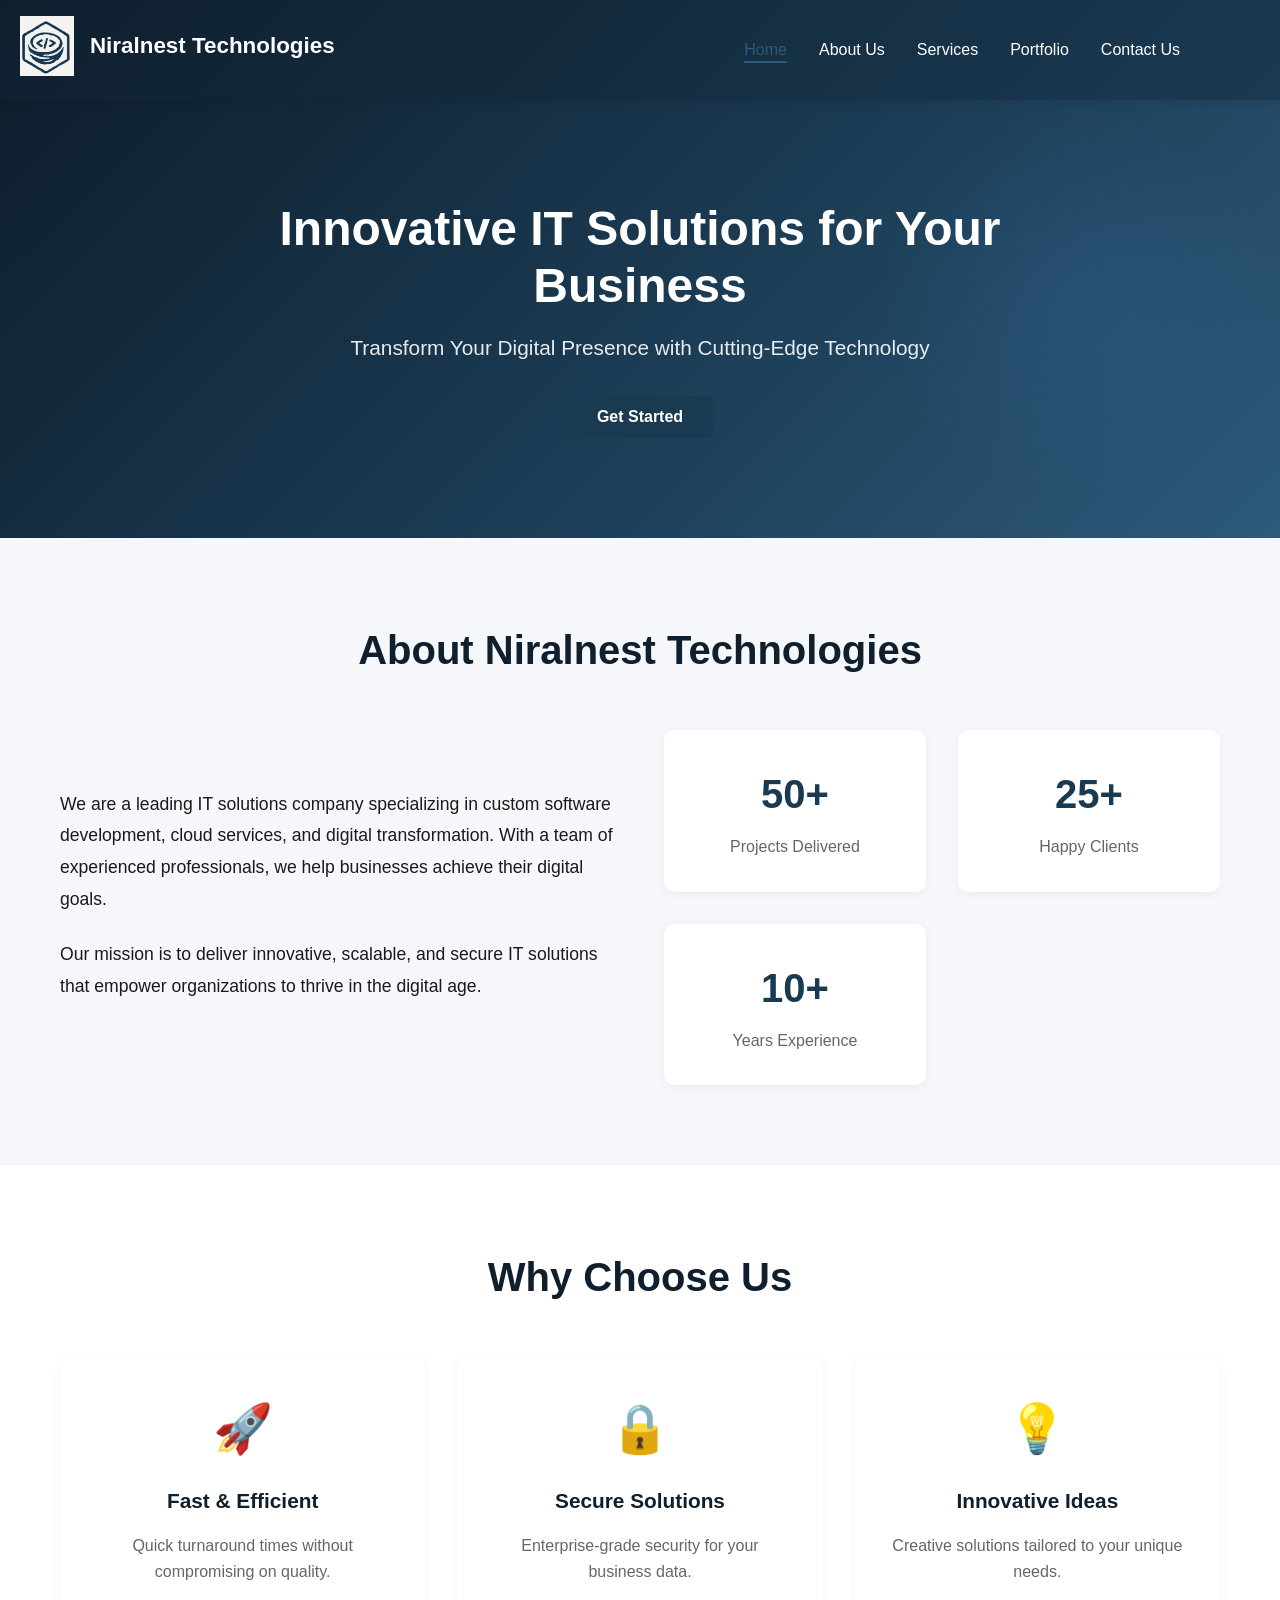
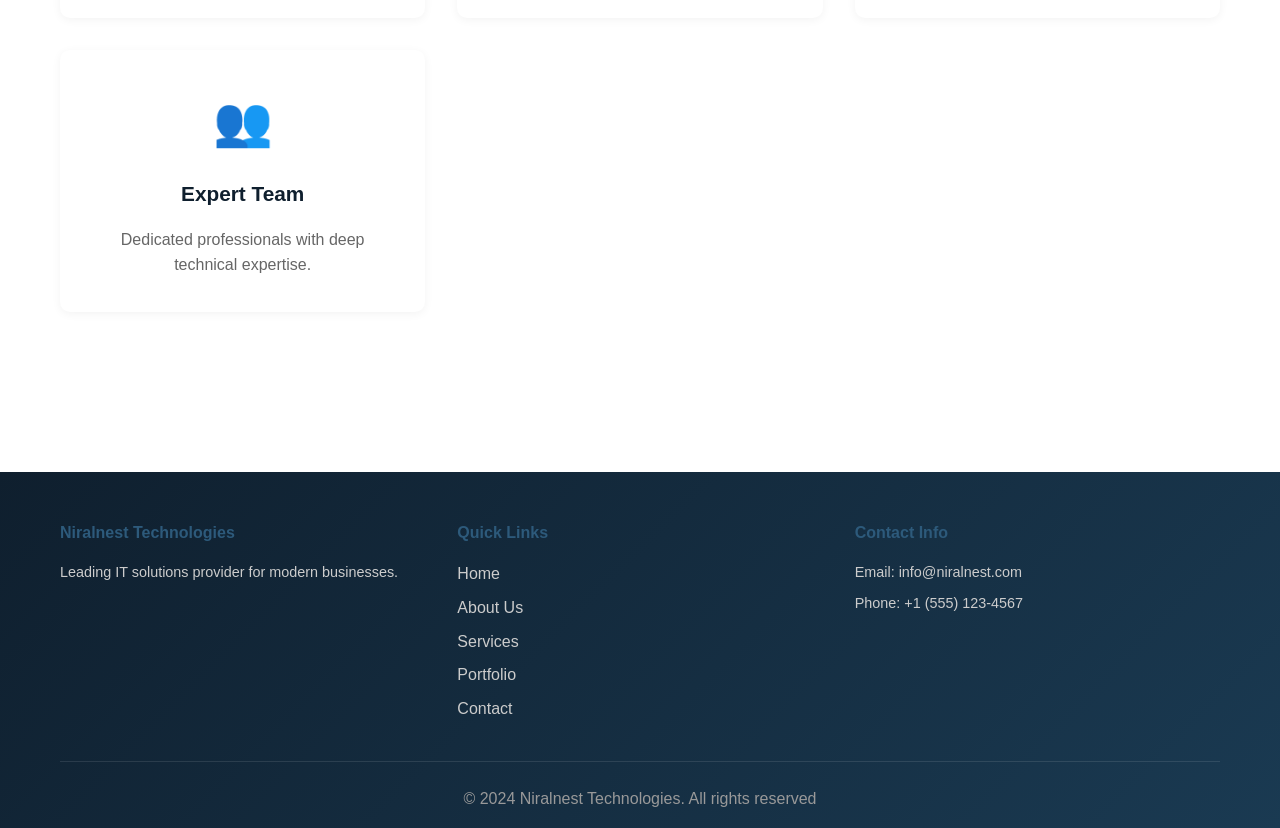
<file: index.html>
<!DOCTYPE html>
<html lang="en">

<head>
    <meta charset="UTF-8">
    <meta name="viewport" content="width=device-width, initial-scale=1.0">
    <title>Niralnest Technologies - IT Solutions</title>
    <link rel="stylesheet" href="style.css">
</head>

<body>
    <!-- Header -->
    <header class="header">
        <div class="container">
            <nav class="navbar">
                <ul>
                    <li><a href="index.html" class="active">Home</a></li>
                    <li><a href="about.html">About Us</a></li>
                    <li><a href="service.html">Services</a></li>
                    <li><a href="portfolio.html">Portfolio</a></li>
                    <li><a href="contact.html">Contact Us</a></li>
                </ul>
            </nav>
            <div class="logo">
                <img src="logo.svg" alt="Niralnest Technologies">
                <div class="logo-text">
                    <h2>Niralnest Technologies</h2>
                </div>
            </div>
        </div>
    </header>

    <!-- Hero Section -->
    <section class="hero">
        <div class="hero-content">
            <h2>Innovative IT Solutions for Your Business</h2>
            <p>Transform Your Digital Presence with Cutting-Edge Technology</p>
            <button class="btn btn-primary"><a href="contact.html" style="color: white; text-decoration: none;">Get
                    Started</a></button>
        </div>
    </section>

    <!-- About Section -->
    <section class="about">
        <div class="container">
            <h2>About Niralnest Technologies</h2>
            <div class="about-content">
                <div class="about-text">
                    <p>We are a leading IT solutions company specializing in custom software development, cloud
                        services, and digital transformation. With a team of experienced professionals, we help
                        businesses achieve their digital goals.</p>
                    <p>Our mission is to deliver innovative, scalable, and secure IT solutions that empower
                        organizations to thrive in the digital age.</p>
                </div>
                <div class="about-stats">
                    <div class="stat">
                        <h3>50+</h3>
                        <p>Projects Delivered</p>
                    </div>
                    <div class="stat">
                        <h3>25+</h3>
                        <p>Happy Clients</p>
                    </div>
                    <div class="stat">
                        <h3>10+</h3>
                        <p>Years Experience</p>
                    </div>
                </div>
            </div>
        </div>
    </section>

    <!-- Why Choose Us Section -->
    <section class="why-choose">
        <div class="container">
            <h2>Why Choose Us</h2>
            <div class="features-grid">
                <div class="feature-card">
                    <div class="feature-icon">🚀</div>
                    <h3>Fast & Efficient</h3>
                    <p>Quick turnaround times without compromising on quality.</p>
                </div>
                <div class="feature-card">
                    <div class="feature-icon">🔒</div>
                    <h3>Secure Solutions</h3>
                    <p>Enterprise-grade security for your business data.</p>
                </div>
                <div class="feature-card">
                    <div class="feature-icon">💡</div>
                    <h3>Innovative Ideas</h3>
                    <p>Creative solutions tailored to your unique needs.</p>
                </div>
                <div class="feature-card">
                    <div class="feature-icon">👥</div>
                    <h3>Expert Team</h3>
                    <p>Dedicated professionals with deep technical expertise.</p>
                </div>
            </div>
        </div>
    </section>

    <!-- Footer -->
    <footer class="footer">
        <div class="container">
            <div class="footer-content">
                <div class="footer-section">
                    <h4>Niralnest Technologies</h4>
                    <p>Leading IT solutions provider for modern businesses.</p>
                </div>
                <div class="footer-section">
                    <h4>Quick Links</h4>
                    <ul>
                        <li><a href="index.html">Home</a></li>
                        <li><a href="about.html">About Us</a></li>
                        <li><a href="service.html">Services</a></li>
                        <li><a href="portfolio.html">Portfolio</a></li>
                        <li><a href="contact.html">Contact</a></li>
                    </ul>
                </div>
                <div class="footer-section">
                    <h4>Contact Info</h4>
                    <p>Email: info@niralnest.com</p>
                    <p>Phone: +1 (555) 123-4567</p>
                </div>
            </div>
            <div class="footer-bottom">
                <p>&copy; 2024 Niralnest Technologies. All rights reserved</p>
            </div>
        </div>
    </footer>

    <script src="script.js"></script>
</body>

</html>
</file>
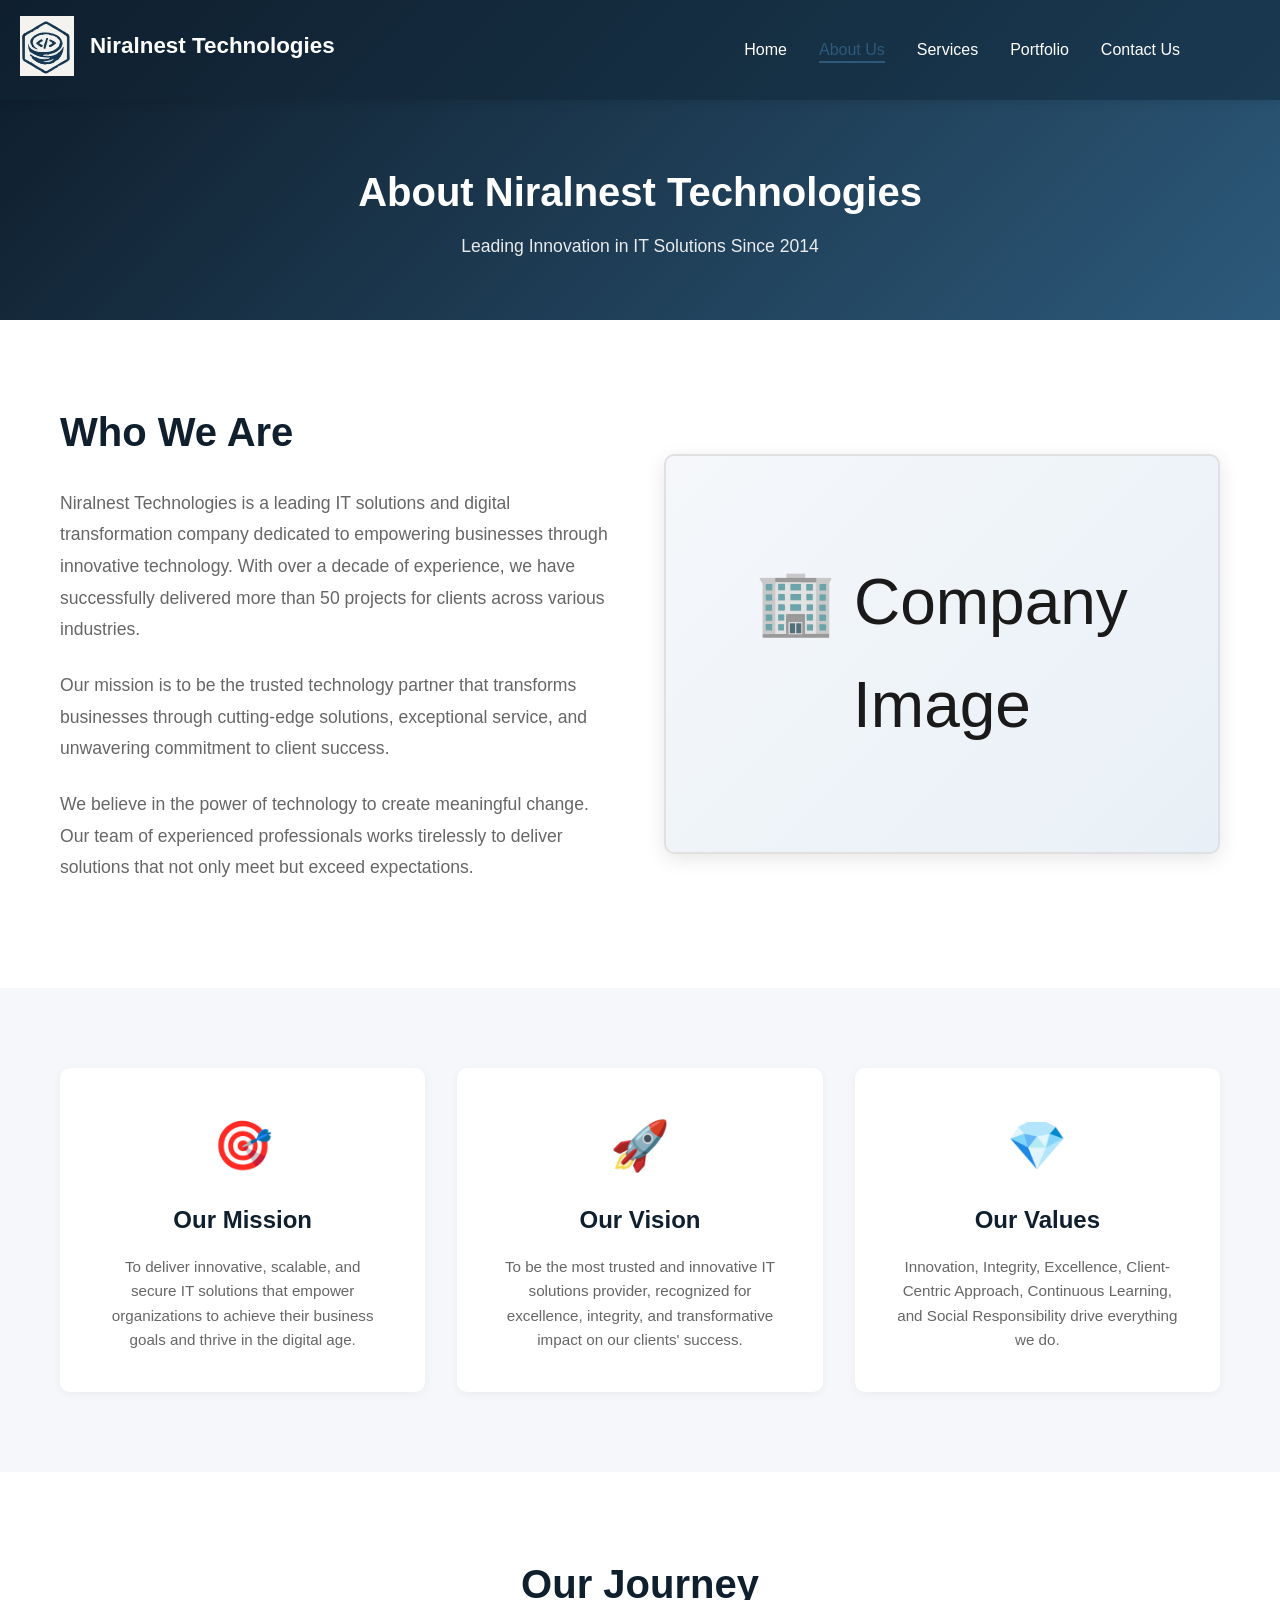
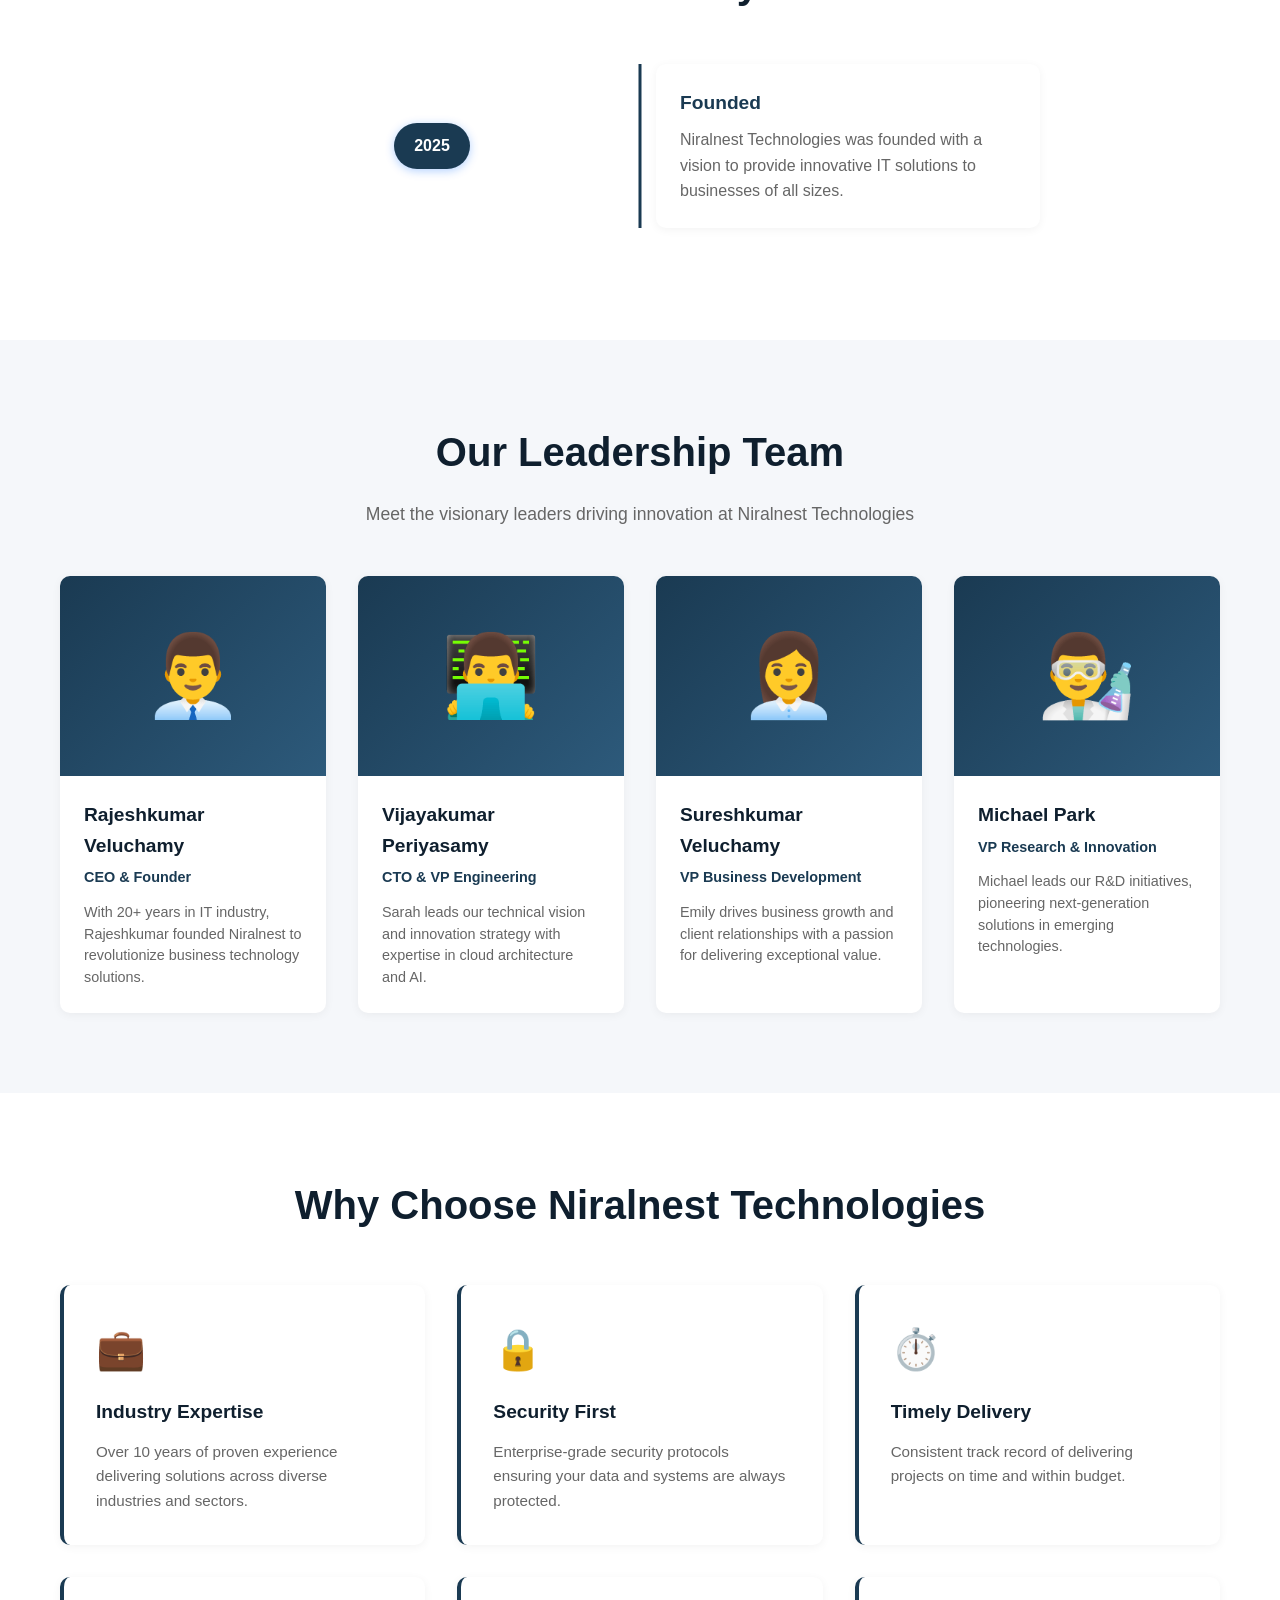
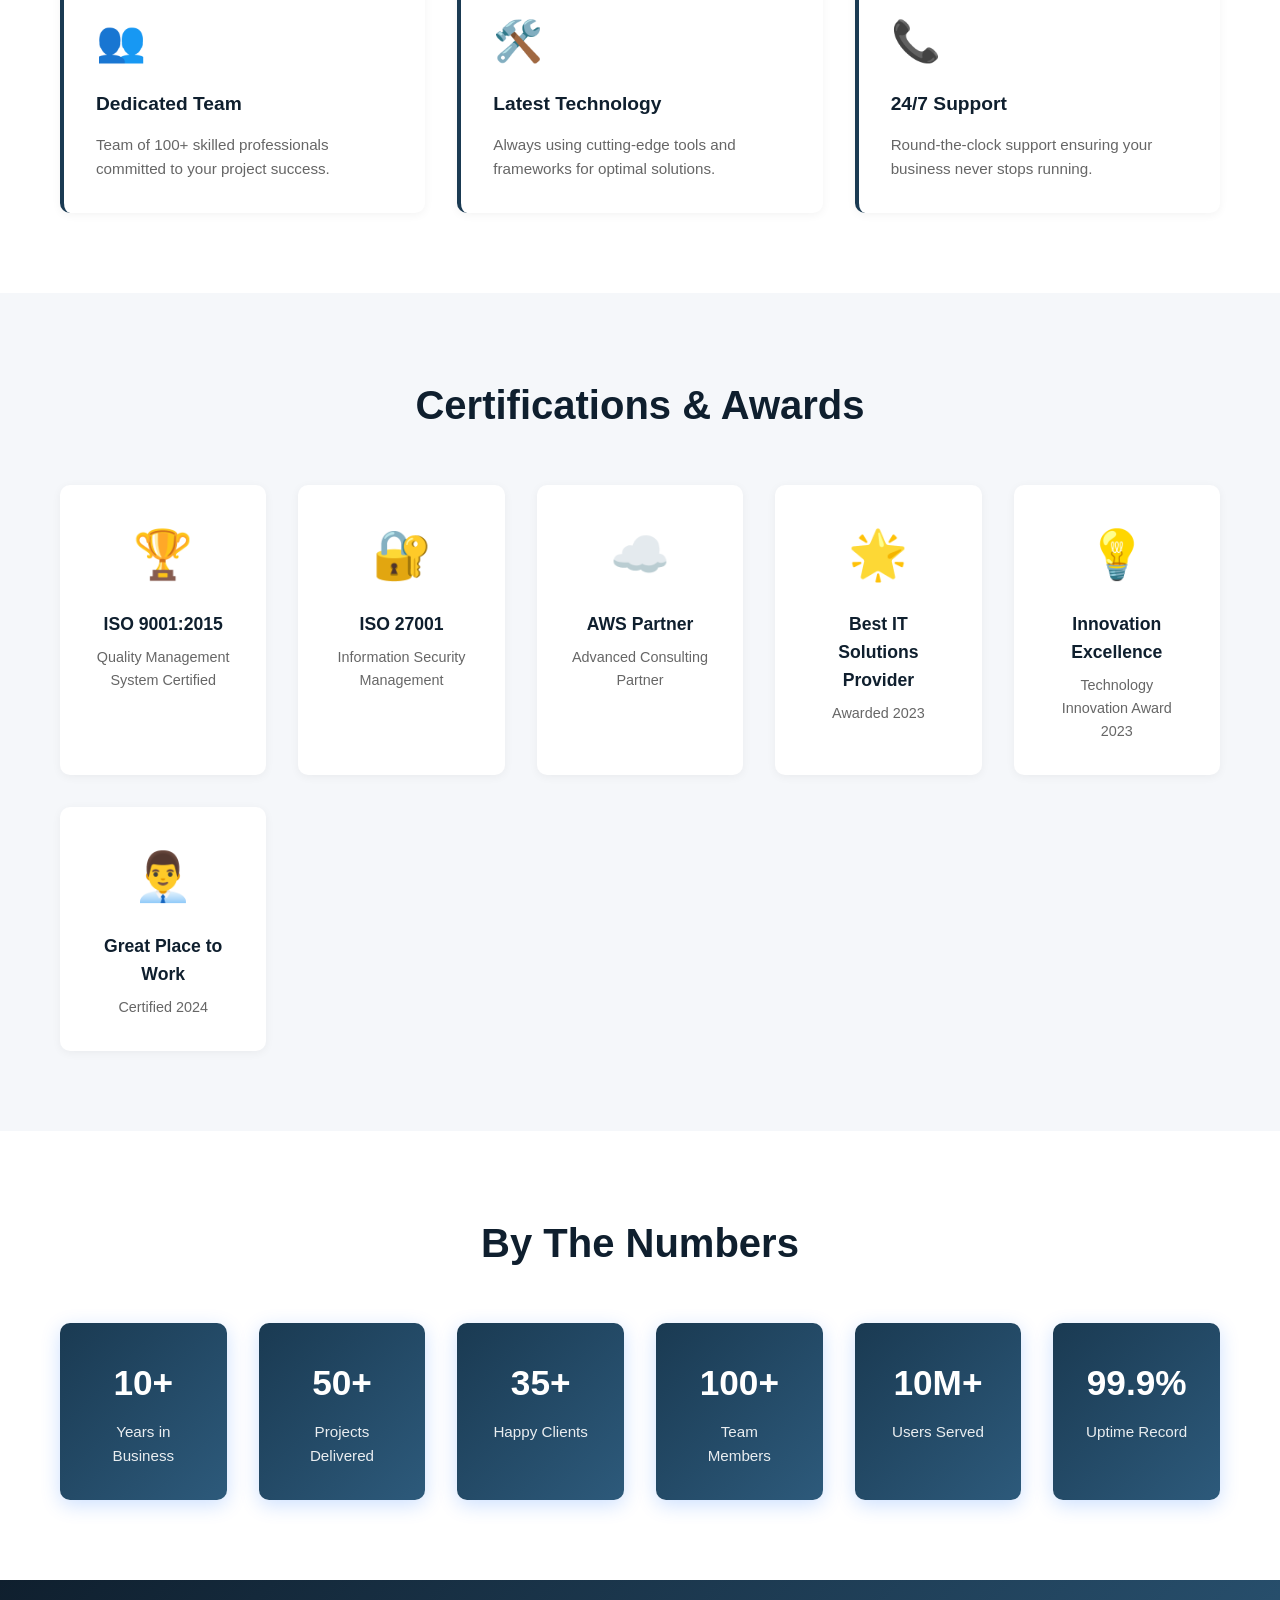
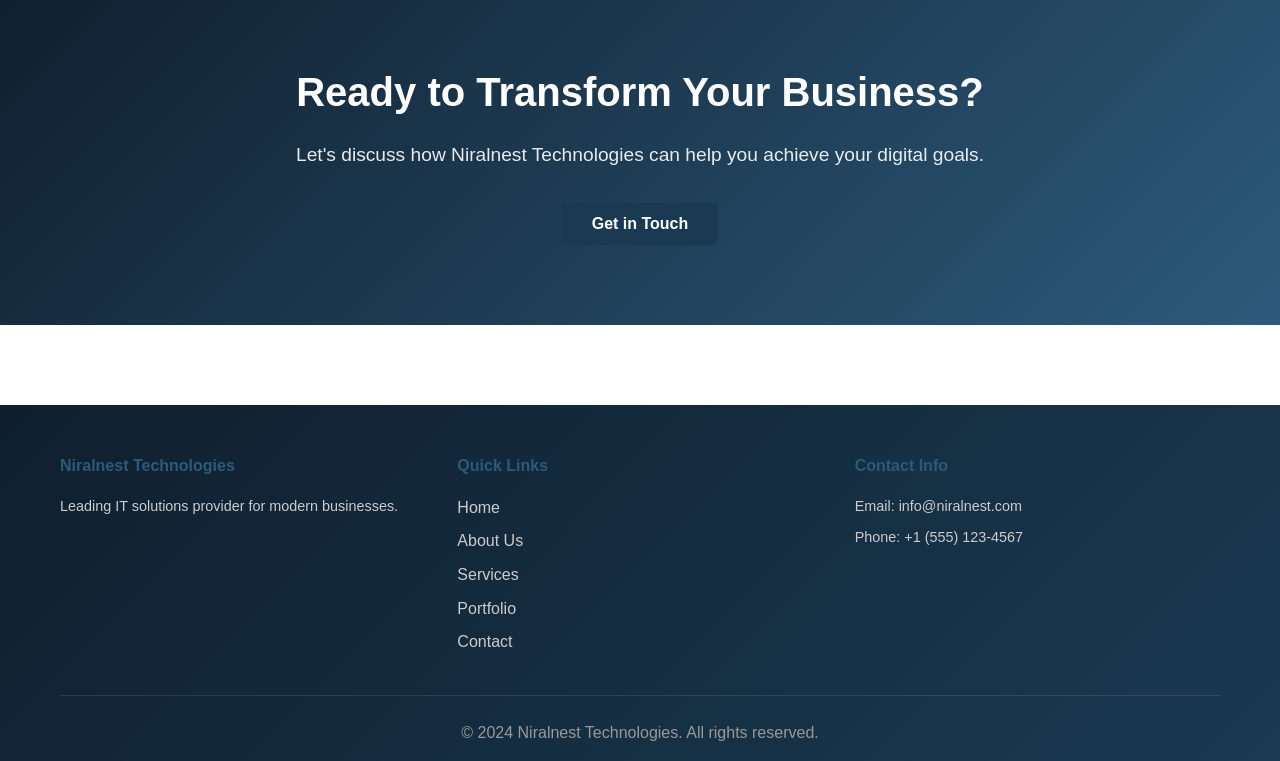
<file: about.html>
<!DOCTYPE html>
<html lang="en">
<head>
    <meta charset="UTF-8">
    <meta name="viewport" content="width=device-width, initial-scale=1.0">
    <title>About Us - Niralnest Technologies</title>
    <link rel="stylesheet" href="style.css">
</head>
<body>
    <!-- Header -->
    <header class="header">
        <div class="container">
            <nav class="navbar">
                <ul>
                    <li><a href="index.html">Home</a></li>
                    <li><a href="about.html" class="active">About Us</a></li>
                    <li><a href="service.html">Services</a></li>
                    <li><a href="portfolio.html">Portfolio</a></li>
                    <li><a href="contact.html">Contact Us</a></li>
                </ul>
            </nav>
            <div class="logo">
                <img src="logo.svg" alt="Niralnest Technologies">
                <div class="logo-text">
                    <h2>Niralnest Technologies</h2>
                </div>
            </div>
        </div>
    </header>

    <!-- Page Title -->
    <section class="page-title">
        <div class="container">
            <h2>About Niralnest Technologies</h2>
            <p>Leading Innovation in IT Solutions Since 2014</p>
        </div>
    </section>

    <!-- Company Overview -->
    <section class="about-overview">
        <div class="container">
            <div class="overview-content">
                <div class="overview-text">
                    <h2>Who We Are</h2>
                    <p>Niralnest Technologies is a leading IT solutions and digital transformation company dedicated to empowering businesses through innovative technology. With over a decade of experience, we have successfully delivered more than 50 projects for clients across various industries.</p>
                    <p>Our mission is to be the trusted technology partner that transforms businesses through cutting-edge solutions, exceptional service, and unwavering commitment to client success.</p>
                    <p>We believe in the power of technology to create meaningful change. Our team of experienced professionals works tirelessly to deliver solutions that not only meet but exceed expectations.</p>
                </div>
                <div class="overview-image">
                    <div class="placeholder-image">
                        <p>🏢 Company Image</p>
                    </div>
                </div>
            </div>
        </div>
    </section>

    <!-- Mission, Vision, Values -->
    <section class="mvv-section">
        <div class="container">
            <div class="mvv-grid">
                <div class="mvv-card">
                    <div class="mvv-icon">🎯</div>
                    <h3>Our Mission</h3>
                    <p>To deliver innovative, scalable, and secure IT solutions that empower organizations to achieve their business goals and thrive in the digital age.</p>
                </div>
                <div class="mvv-card">
                    <div class="mvv-icon">🚀</div>
                    <h3>Our Vision</h3>
                    <p>To be the most trusted and innovative IT solutions provider, recognized for excellence, integrity, and transformative impact on our clients' success.</p>
                </div>
                <div class="mvv-card">
                    <div class="mvv-icon">💎</div>
                    <h3>Our Values</h3>
                    <p>Innovation, Integrity, Excellence, Client-Centric Approach, Continuous Learning, and Social Responsibility drive everything we do.</p>
                </div>
            </div>
        </div>
    </section>

    <!-- Company History -->
    <section class="history-section">
        <div class="container">
            <h2>Our Journey</h2>
            <div class="timeline">
                <div class="timeline-item">
                    <div class="timeline-marker">
                        <span>2025</span>
                    </div>
                    <div class="timeline-content">
                        <h4>Founded</h4>
                        <p>Niralnest Technologies was founded with a vision to provide innovative IT solutions to businesses of all sizes.</p>
                    </div>
                </div>

                <!-- <div class="timeline-item">
                    <div class="timeline-marker">
                        <span>2016</span>
                    </div>
                    <div class="timeline-content">
                        <h4>Expansion</h4>
                        <p>Expanded team to 25+ professionals and opened new office to support growing client base.</p>
                    </div>
                </div>

                <div class="timeline-item">
                    <div class="timeline-marker">
                        <span>2018</span>
                    </div>
                    <div class="timeline-content">
                        <h4>Industry Recognition</h4>
                        <p>Recognized as one of the top IT service providers. Achieved ISO 9001 certification for quality management.</p>
                    </div>
                </div>

                <div class="timeline-item">
                    <div class="timeline-marker">
                        <span>2020</span>
                    </div>
                    <div class="timeline-content">
                        <h4>Digital Transformation</h4>
                        <p>Launched advanced cloud services and AI-driven solutions to help clients navigate digital transformation.</p>
                    </div>
                </div>

                <div class="timeline-item">
                    <div class="timeline-marker">
                        <span>2022</span>
                    </div>
                    <div class="timeline-content">
                        <h4>Global Reach</h4>
                        <p>Expanded operations globally, serving clients across North America, Europe, and Asia-Pacific regions.</p>
                    </div>
                </div>

                <div class="timeline-item">
                    <div class="timeline-marker">
                        <span>2024</span>
                    </div>
                    <div class="timeline-content">
                        <h4>Innovation Hub</h4>
                        <p>Launched Innovation Hub focused on emerging technologies including AI, blockchain, and IoT solutions.</p>
                    </div>
                </div> -->
            </div>
        </div>
    </section>

    <!-- Team Section -->
    <section class="team-section">
        <div class="container">
            <h2>Our Leadership Team</h2>
            <p class="section-subtitle">Meet the visionary leaders driving innovation at Niralnest Technologies</p>
            
            <div class="team-grid">
                <div class="team-card">
                    <div class="team-image">
                        <div class="placeholder-avatar">👨‍💼</div>
                    </div>
                    <div class="team-info">
                        <h3>Rajeshkumar Veluchamy</h3>
                        <p class="position">CEO & Founder</p>
                        <p class="bio">With 20+ years in IT industry, Rajeshkumar founded Niralnest to revolutionize business technology solutions.</p>
                    </div>
                </div>

                <div class="team-card">
                    <div class="team-image">
                        <div class="placeholder-avatar">👨‍💻</div>
                    </div>
                    <div class="team-info">
                        <h3>Vijayakumar Periyasamy</h3>
                        <p class="position">CTO & VP Engineering</p>
                        <p class="bio">Sarah leads our technical vision and innovation strategy with expertise in cloud architecture and AI.</p>
                    </div>
                </div>

                <div class="team-card">
                    <div class="team-image">
                        <div class="placeholder-avatar">👩‍💼</div>
                    </div>
                    <div class="team-info">
                        <h3>Sureshkumar Veluchamy</h3>
                        <p class="position">VP Business Development</p>
                        <p class="bio">Emily drives business growth and client relationships with a passion for delivering exceptional value.</p>
                    </div>
                </div>

                <div class="team-card">
                    <div class="team-image">
                        <div class="placeholder-avatar">👨‍🔬</div>
                    </div>
                    <div class="team-info">
                        <h3>Michael Park</h3>
                        <p class="position">VP Research & Innovation</p>
                        <p class="bio">Michael leads our R&D initiatives, pioneering next-generation solutions in emerging technologies.</p>
                    </div>
                </div>
            </div>
        </div>
    </section>

    <!-- Why Choose Us Detailed -->
    <section class="why-choose-detailed">
        <div class="container">
            <h2>Why Choose Niralnest Technologies</h2>
            <div class="benefits-grid">
                <div class="benefit-card">
                    <div class="benefit-icon">💼</div>
                    <h3>Industry Expertise</h3>
                    <p>Over 10 years of proven experience delivering solutions across diverse industries and sectors.</p>
                </div>

                <div class="benefit-card">
                    <div class="benefit-icon">🔒</div>
                    <h3>Security First</h3>
                    <p>Enterprise-grade security protocols ensuring your data and systems are always protected.</p>
                </div>

                <div class="benefit-card">
                    <div class="benefit-icon">⏱️</div>
                    <h3>Timely Delivery</h3>
                    <p>Consistent track record of delivering projects on time and within budget.</p>
                </div>

                <div class="benefit-card">
                    <div class="benefit-icon">👥</div>
                    <h3>Dedicated Team</h3>
                    <p>Team of 100+ skilled professionals committed to your project success.</p>
                </div>

                <div class="benefit-card">
                    <div class="benefit-icon">🛠️</div>
                    <h3>Latest Technology</h3>
                    <p>Always using cutting-edge tools and frameworks for optimal solutions.</p>
                </div>

                <div class="benefit-card">
                    <div class="benefit-icon">📞</div>
                    <h3>24/7 Support</h3>
                    <p>Round-the-clock support ensuring your business never stops running.</p>
                </div>
            </div>
        </div>
    </section>

    <!-- Certifications & Awards -->
    <section class="certifications-section">
        <div class="container">
            <h2>Certifications & Awards</h2>
            <div class="certifications-grid">
                <div class="cert-card">
                    <div class="cert-icon">🏆</div>
                    <h3>ISO 9001:2015</h3>
                    <p>Quality Management System Certified</p>
                </div>

                <div class="cert-card">
                    <div class="cert-icon">🔐</div>
                    <h3>ISO 27001</h3>
                    <p>Information Security Management</p>
                </div>

                <div class="cert-card">
                    <div class="cert-icon">☁️</div>
                    <h3>AWS Partner</h3>
                    <p>Advanced Consulting Partner</p>
                </div>

                <div class="cert-card">
                    <div class="cert-icon">🌟</div>
                    <h3>Best IT Solutions Provider</h3>
                    <p>Awarded 2023</p>
                </div>

                <div class="cert-card">
                    <div class="cert-icon">💡</div>
                    <h3>Innovation Excellence</h3>
                    <p>Technology Innovation Award 2023</p>
                </div>

                <div class="cert-card">
                    <div class="cert-icon">👨‍💼</div>
                    <h3>Great Place to Work</h3>
                    <p>Certified 2024</p>
                </div>
            </div>
        </div>
    </section>

    <!-- Company Stats -->
    <section class="company-stats">
        <div class="container">
            <h2>By The Numbers</h2>
            <div class="stats-grid">
                <div class="stat-box">
                    <h3>10+</h3>
                    <p>Years in Business</p>
                </div>
                <div class="stat-box">
                    <h3>50+</h3>
                    <p>Projects Delivered</p>
                </div>
                <div class="stat-box">
                    <h3>35+</h3>
                    <p>Happy Clients</p>
                </div>
                <div class="stat-box">
                    <h3>100+</h3>
                    <p>Team Members</p>
                </div>
                <div class="stat-box">
                    <h3>10M+</h3>
                    <p>Users Served</p>
                </div>
                <div class="stat-box">
                    <h3>99.9%</h3>
                    <p>Uptime Record</p>
                </div>
            </div>
        </div>
    </section>

    <!-- Call to Action -->
    <section class="cta-section">
        <div class="container">
            <div class="cta-content">
                <h2>Ready to Transform Your Business?</h2>
                <p>Let's discuss how Niralnest Technologies can help you achieve your digital goals.</p>
                <button class="btn btn-primary"><a href="contact.html" style="color: white; text-decoration: none;">Get in Touch</a></button>
            </div>
        </div>
    </section>

    <!-- Footer -->
    <footer class="footer">
        <div class="container">
            <div class="footer-content">
                <div class="footer-section">
                    <h4>Niralnest Technologies</h4>
                    <p>Leading IT solutions provider for modern businesses.</p>
                </div>
                <div class="footer-section">
                    <h4>Quick Links</h4>
                    <ul>
                        <li><a href="index.html">Home</a></li>
                        <li><a href="about.html">About Us</a></li>
                        <li><a href="service.html">Services</a></li>
                        <li><a href="portfolio.html">Portfolio</a></li>
                        <li><a href="contact.html">Contact</a></li>
                    </ul>
                </div>
                <div class="footer-section">
                    <h4>Contact Info</h4>
                    <p>Email: info@niralnest.com</p>
                    <p>Phone: +1 (555) 123-4567</p>
                </div>
            </div>
            <div class="footer-bottom">
                <p>&copy; 2024 Niralnest Technologies. All rights reserved.</p>
            </div>
        </div>
    </footer>

    <script src="script.js"></script>
</body>
</html>
</file>
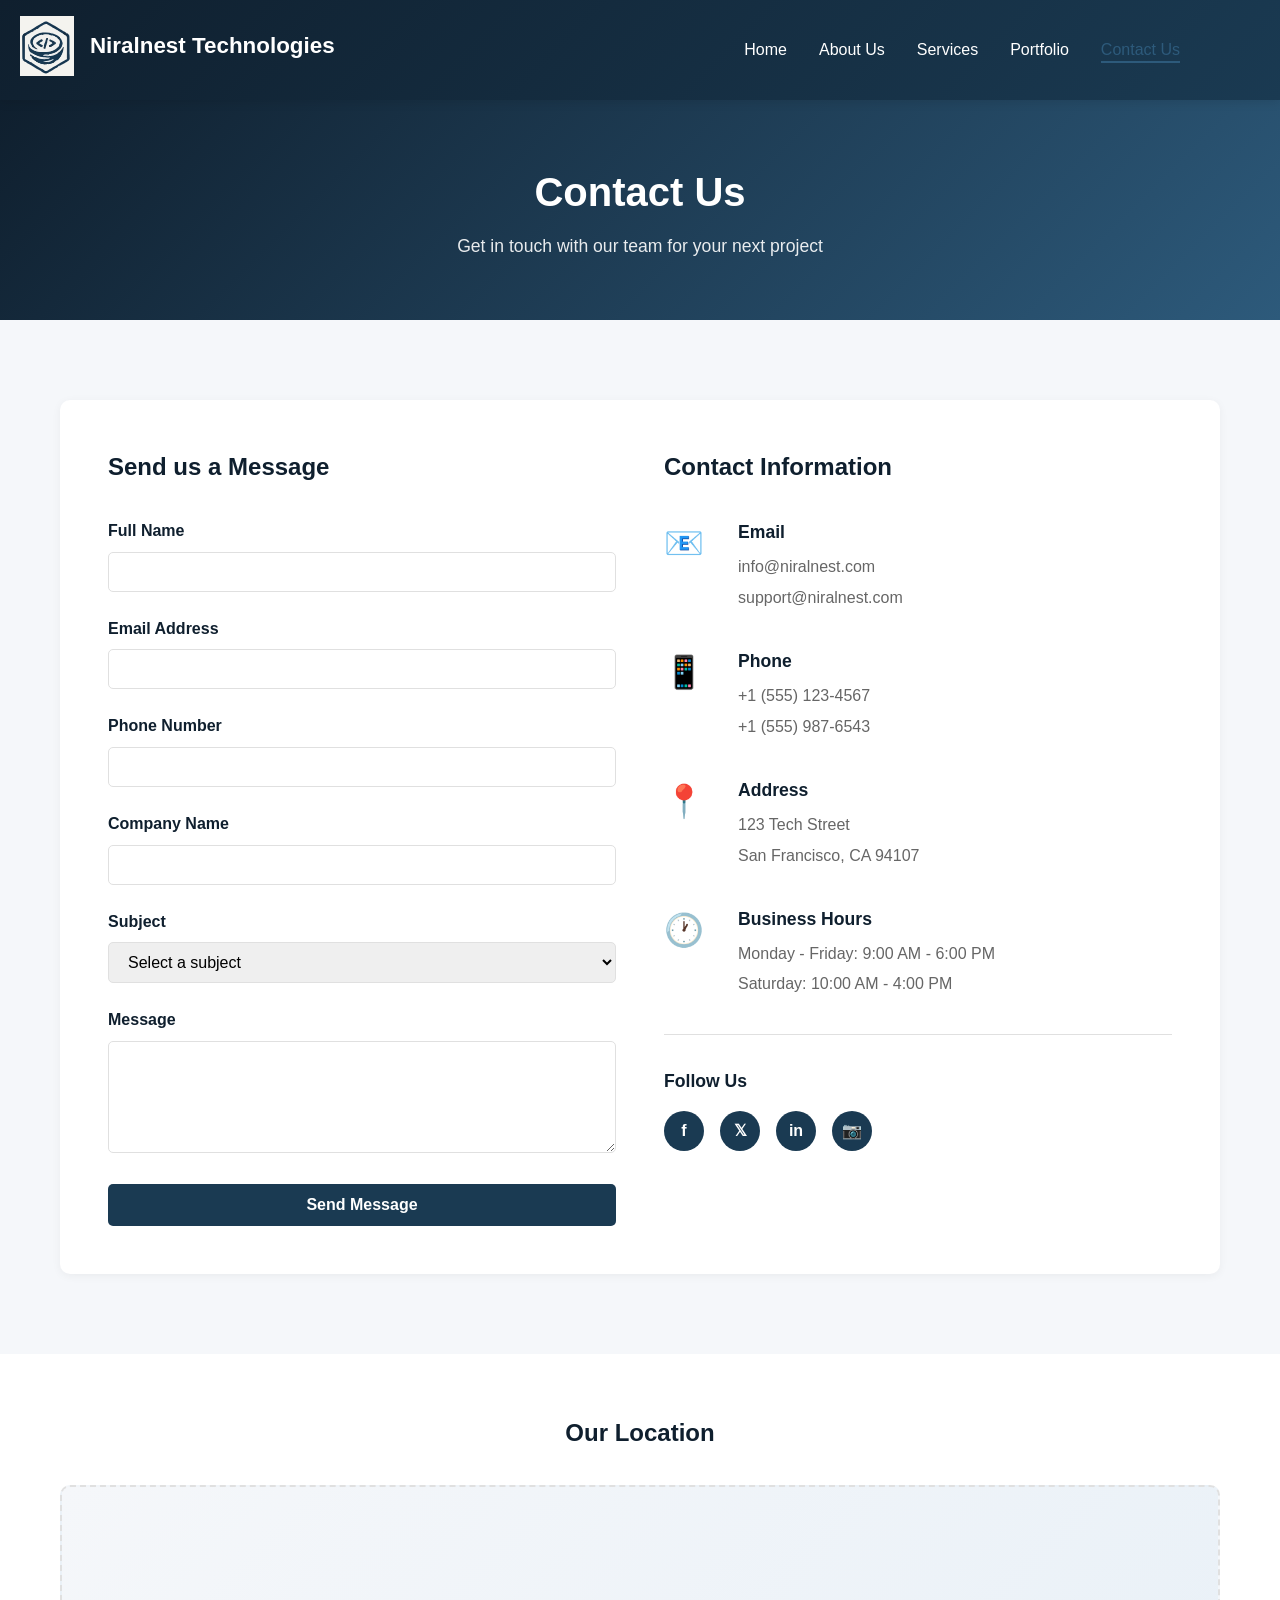
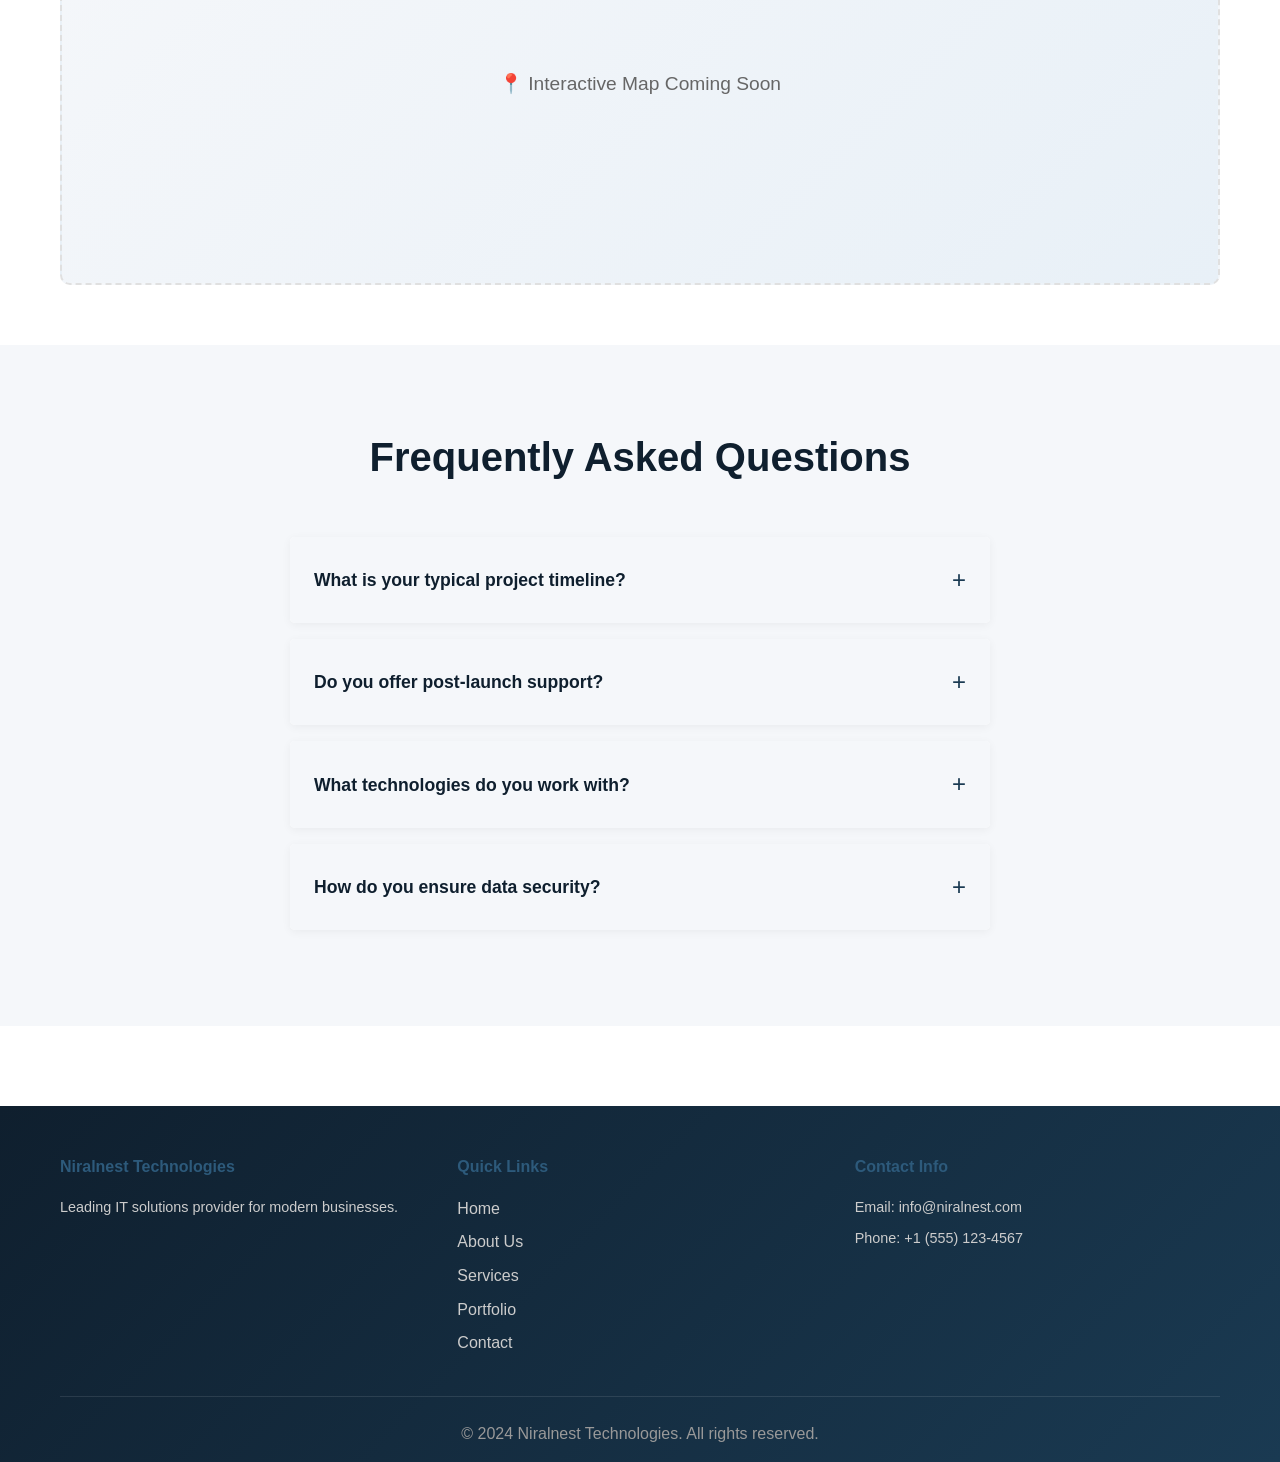
<file: contact.html>
<!DOCTYPE html>
<html lang="en">
<head>
    <meta charset="UTF-8">
    <meta name="viewport" content="width=device-width, initial-scale=1.0">
    <title>Contact Us - Niralnest Technologies</title>
    <link rel="stylesheet" href="style.css">
</head>
<body>
    <!-- Header -->
    <header class="header">
        <div class="container">
            <nav class="navbar">
                <ul>
                    <li><a href="index.html">Home</a></li>
                    <li><a href="about.html">About Us</a></li>
                    <li><a href="service.html">Services</a></li>
                    <li><a href="portfolio.html">Portfolio</a></li>
                    <li><a href="contact.html" class="active">Contact Us</a></li>
                </ul>
            </nav>
            <div class="logo">
                <img src="logo.svg" alt="Niralnest Technologies">
                <div class="logo-text">
                    <h2>Niralnest Technologies</h2>
                </div>
            </div>
        </div>
    </header>

    <!-- Page Title -->
    <section class="page-title">
        <div class="container">
            <h2>Contact Us</h2>
            <p>Get in touch with our team for your next project</p>
        </div>
    </section>

    <!-- Contact Section -->
    <section class="contact-section">
        <div class="container">
            <div class="contact-wrapper">
                <!-- Contact Form -->
                <div class="contact-form">
                    <h3>Send us a Message</h3>
                    <form id="contactForm">
                        <div class="form-group">
                            <label for="name">Full Name</label>
                            <input type="text" id="name" name="name" required>
                        </div>

                        <div class="form-group">
                            <label for="email">Email Address</label>
                            <input type="email" id="email" name="email" required>
                        </div>

                        <div class="form-group">
                            <label for="phone">Phone Number</label>
                            <input type="tel" id="phone" name="phone">
                        </div>

                        <div class="form-group">
                            <label for="company">Company Name</label>
                            <input type="text" id="company" name="company">
                        </div>

                        <div class="form-group">
                            <label for="subject">Subject</label>
                            <select id="subject" name="subject" required>
                                <option value="">Select a subject</option>
                                <option value="web">Web Development</option>
                                <option value="mobile">Mobile Development</option>
                                <option value="cloud">Cloud Services</option>
                                <option value="consulting">Consulting</option>
                                <option value="support">Technical Support</option>
                                <option value="other">Other</option>
                            </select>
                        </div>

                        <div class="form-group">
                            <label for="message">Message</label>
                            <textarea id="message" name="message" rows="5" required></textarea>
                        </div>

                        <button type="submit" class="btn btn-primary">Send Message</button>
                    </form>
                    <div id="formMessage" class="form-message"></div>
                </div>

                <!-- Contact Info -->
                <div class="contact-info">
                    <h3>Contact Information</h3>

                    <div class="info-item">
                        <div class="info-icon">📧</div>
                        <div>
                            <h4>Email</h4>
                            <p>info@niralnest.com</p>
                            <p>support@niralnest.com</p>
                        </div>
                    </div>

                    <div class="info-item">
                        <div class="info-icon">📱</div>
                        <div>
                            <h4>Phone</h4>
                            <p>+1 (555) 123-4567</p>
                            <p>+1 (555) 987-6543</p>
                        </div>
                    </div>

                    <div class="info-item">
                        <div class="info-icon">📍</div>
                        <div>
                            <h4>Address</h4>
                            <p>123 Tech Street</p>
                            <p>San Francisco, CA 94107</p>
                        </div>
                    </div>

                    <div class="info-item">
                        <div class="info-icon">🕐</div>
                        <div>
                            <h4>Business Hours</h4>
                            <p>Monday - Friday: 9:00 AM - 6:00 PM</p>
                            <p>Saturday: 10:00 AM - 4:00 PM</p>
                        </div>
                    </div>

                    <!-- Social Links -->
                    <div class="social-links">
                        <h4>Follow Us</h4>
                        <div class="social-icons">
                            <a href="#" class="social-icon">f</a>
                            <a href="#" class="social-icon">𝕏</a>
                            <a href="#" class="social-icon">in</a>
                            <a href="#" class="social-icon">📷</a>
                        </div>
                    </div>
                </div>
            </div>
        </div>
    </section>

    <!-- Map Section (Placeholder) -->
    <section class="map-section">
        <div class="container">
            <h3>Our Location</h3>
            <div class="map-placeholder">
                <p>📍 Interactive Map Coming Soon</p>
            </div>
        </div>
    </section>

    <!-- FAQ Section -->
    <section class="faq-section">
        <div class="container">
            <h2>Frequently Asked Questions</h2>
            <div class="faq-container">
                <div class="faq-item">
                    <div class="faq-question" onclick="toggleFAQ(this)">
                        <h4>What is your typical project timeline?</h4>
                        <span class="faq-icon">+</span>
                    </div>
                    <div class="faq-answer">
                        <p>Project timelines vary based on scope and complexity. Typically, small projects take 2-4 weeks, medium projects 1-3 months, and large enterprise solutions 3-12 months.</p>
                    </div>
                </div>

                <div class="faq-item">
                    <div class="faq-question" onclick="toggleFAQ(this)">
                        <h4>Do you offer post-launch support?</h4>
                        <span class="faq-icon">+</span>
                    </div>
                    <div class="faq-answer">
                        <p>Yes, we offer comprehensive post-launch support packages including maintenance, updates, and monitoring to ensure your application runs smoothly.</p>
                    </div>
                </div>

                <div class="faq-item">
                    <div class="faq-question" onclick="toggleFAQ(this)">
                        <h4>What technologies do you work with?</h4>
                        <span class="faq-icon">+</span>
                    </div>
                    <div class="faq-answer">
                        <p>We work with a wide range of modern technologies including React, Node.js, Python, Java, AWS, Azure, and many others. We choose the best tech stack for your specific needs.</p>
                    </div>
                </div>

                <div class="faq-item">
                    <div class="faq-question" onclick="toggleFAQ(this)">
                        <h4>How do you ensure data security?</h4>
                        <span class="faq-icon">+</span>
                    </div>
                    <div class="faq-answer">
                        <p>We implement enterprise-grade security measures including encryption, secure authentication, regular security audits, and compliance with industry standards.</p>
                    </div>
                </div>
            </div>
        </div>
    </section>

    <!-- Footer -->
    <footer class="footer">
        <div class="container">
            <div class="footer-content">
                <div class="footer-section">
                    <h4>Niralnest Technologies</h4>
                    <p>Leading IT solutions provider for modern businesses.</p>
                </div>
                <div class="footer-section">
                    <h4>Quick Links</h4>
                    <ul>
                        <li><a href="index.html">Home</a></li>
                        <li><a href="about.html">About Us</a></li>
                        <li><a href="service.html">Services</a></li>
                        <li><a href="portfolio.html">Portfolio</a></li>
                        <li><a href="contact.html">Contact</a></li>
                    </ul>
                </div>
                <div class="footer-section">
                    <h4>Contact Info</h4>
                    <p>Email: info@niralnest.com</p>
                    <p>Phone: +1 (555) 123-4567</p>
                </div>
            </div>
            <div class="footer-bottom">
                <p>&copy; 2024 Niralnest Technologies. All rights reserved.</p>
            </div>
        </div>
    </footer>

    <script src="script.js"></script>
</body>
</html>
</file>
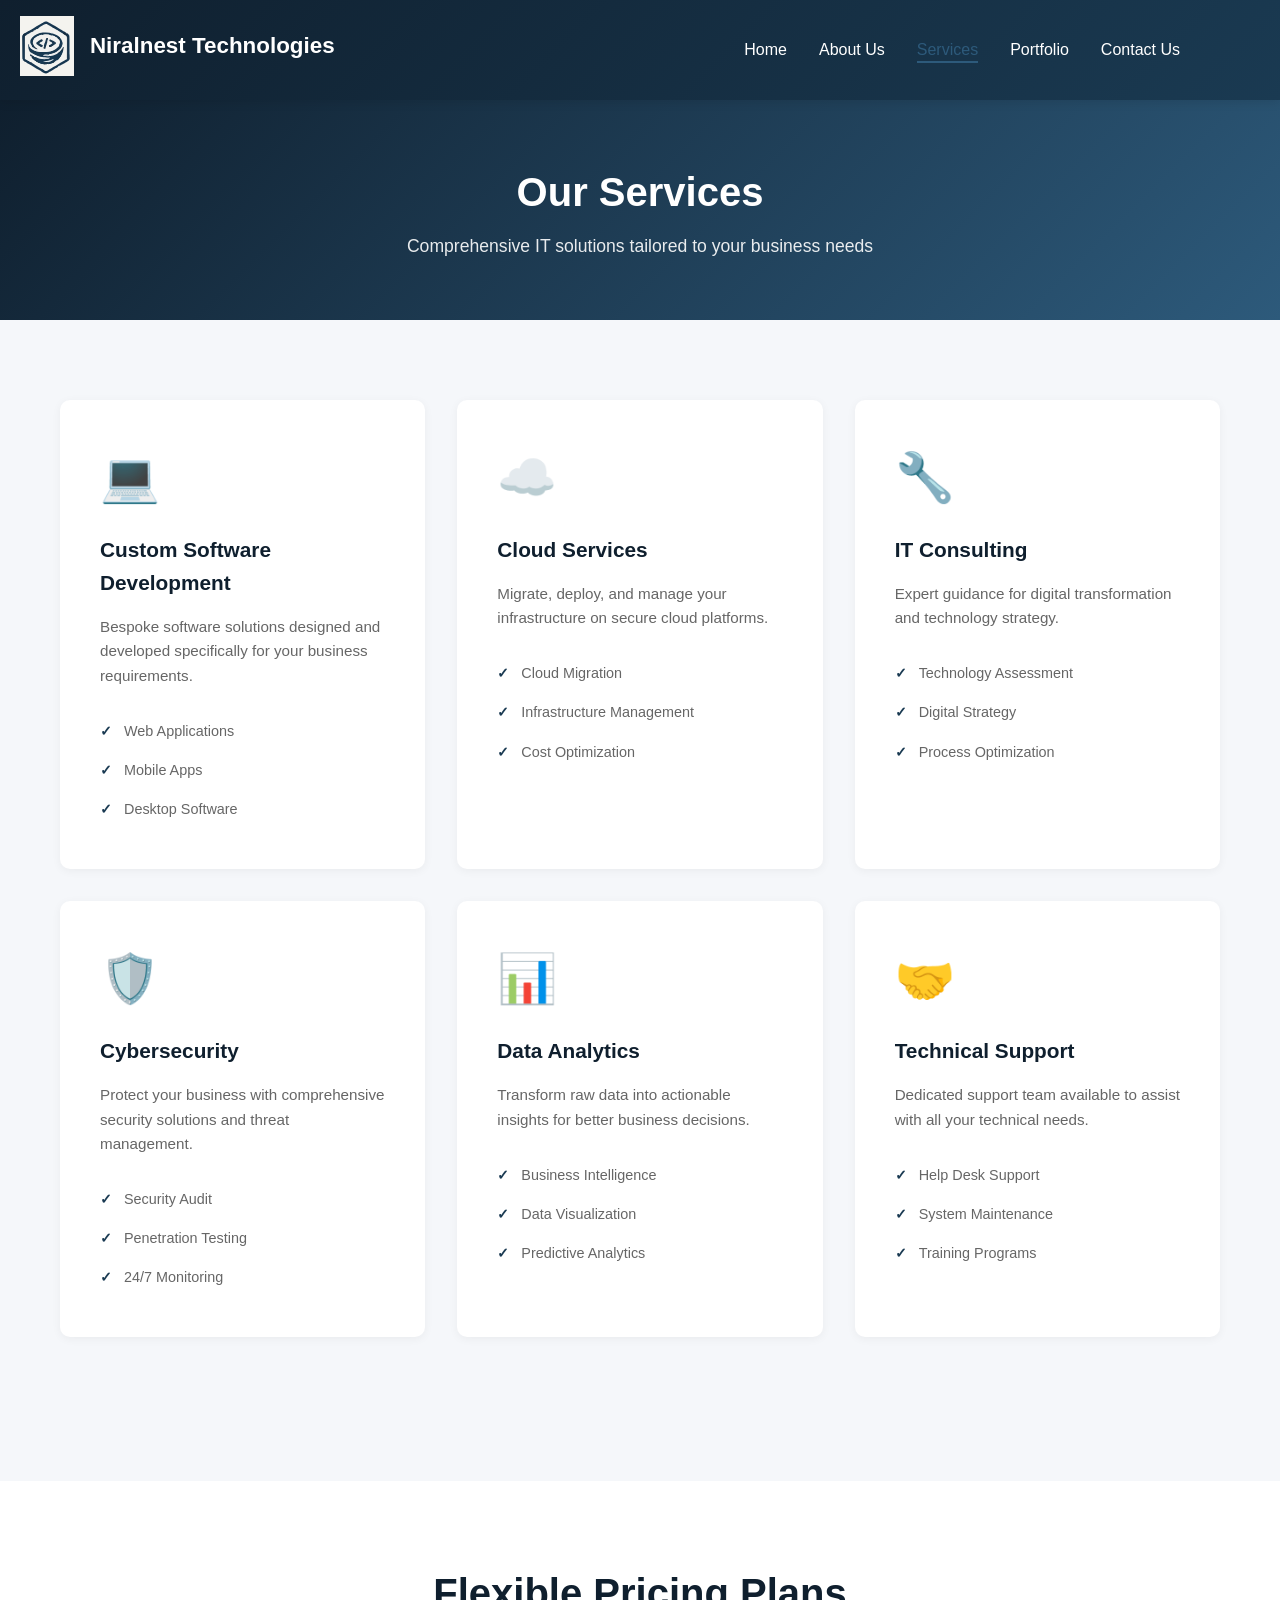
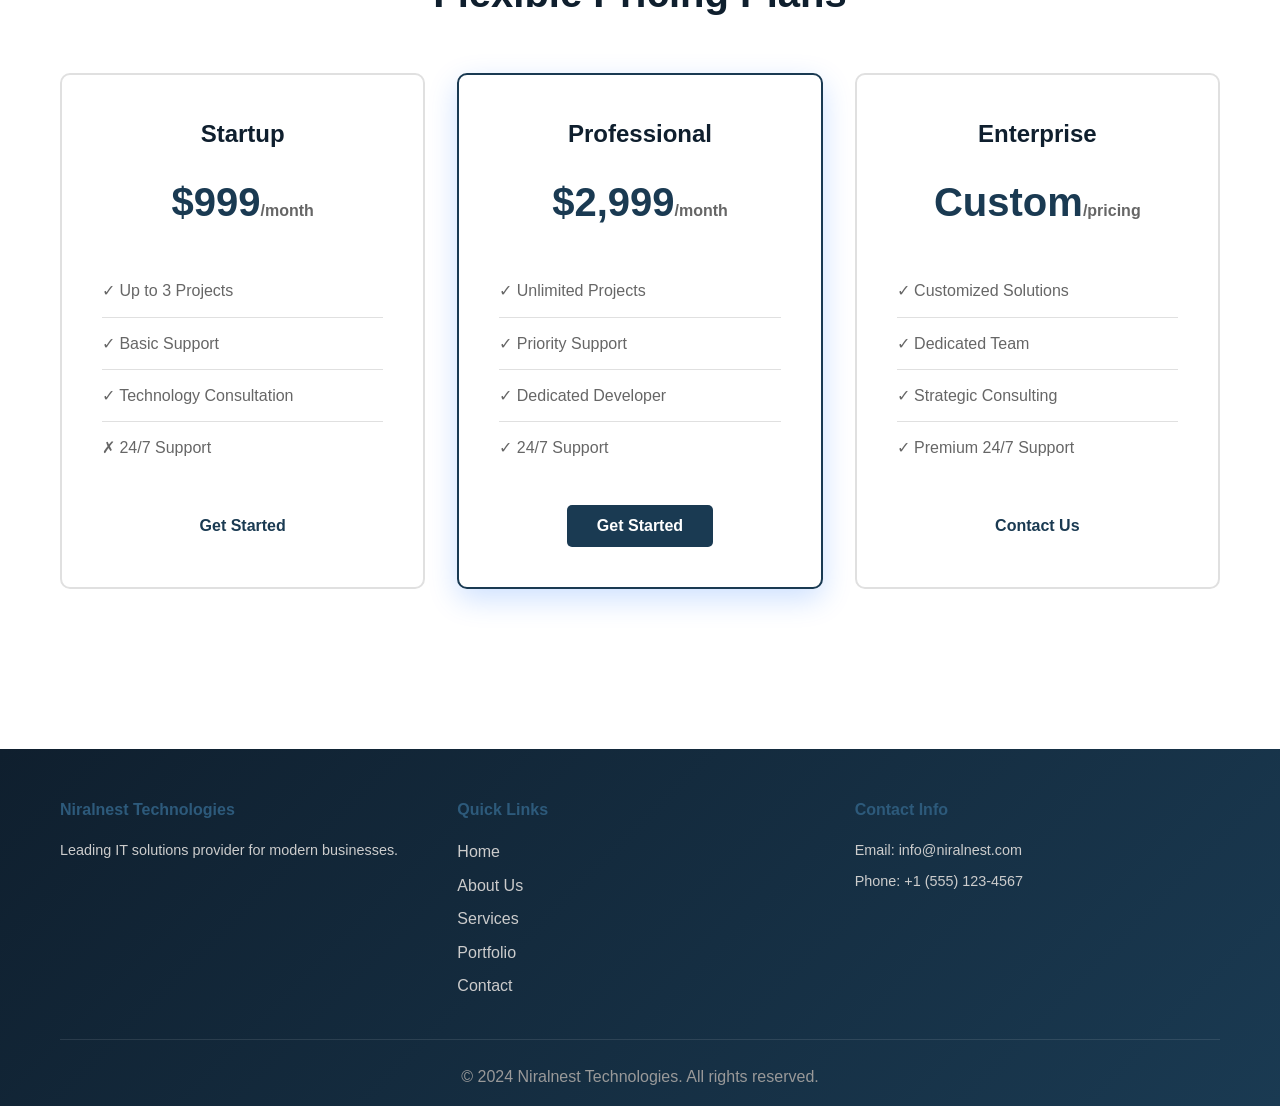
<file: service.html>
<!DOCTYPE html>
<html lang="en">
<head>
    <meta charset="UTF-8">
    <meta name="viewport" content="width=device-width, initial-scale=1.0">
    <title>Services - Niralnest Technologies</title>
    <link rel="stylesheet" href="style.css">
</head>
<body>
    <!-- Header -->
    <header class="header">
        <div class="container">
            <nav class="navbar">
                <ul>
                    <li><a href="index.html">Home</a></li>
                    <li><a href="about.html">About Us</a></li>
                    <li><a href="service.html" class="active">Services</a></li>
                    <li><a href="portfolio.html">Portfolio</a></li>
                    <li><a href="contact.html">Contact Us</a></li>
                </ul>
            </nav>
            <div class="logo">
                <img src="logo.svg" alt="Niralnest Technologies">
                <div class="logo-text">
                    <h2>Niralnest Technologies</h2>
                </div>
            </div>
        </div>
    </header>

    <!-- Page Title -->
    <section class="page-title">
        <div class="container">
            <h2>Our Services</h2>
            <p>Comprehensive IT solutions tailored to your business needs</p>
        </div>
    </section>

    <!-- Services Section -->
    <section class="services-section">
        <div class="container">
            <div class="services-grid">
                <div class="service-card">
                    <div class="service-icon">💻</div>
                    <h3>Custom Software Development</h3>
                    <p>Bespoke software solutions designed and developed specifically for your business requirements.</p>
                    <ul>
                        <li>Web Applications</li>
                        <li>Mobile Apps</li>
                        <li>Desktop Software</li>
                    </ul>
                </div>

                <div class="service-card">
                    <div class="service-icon">☁️</div>
                    <h3>Cloud Services</h3>
                    <p>Migrate, deploy, and manage your infrastructure on secure cloud platforms.</p>
                    <ul>
                        <li>Cloud Migration</li>
                        <li>Infrastructure Management</li>
                        <li>Cost Optimization</li>
                    </ul>
                </div>

                <div class="service-card">
                    <div class="service-icon">🔧</div>
                    <h3>IT Consulting</h3>
                    <p>Expert guidance for digital transformation and technology strategy.</p>
                    <ul>
                        <li>Technology Assessment</li>
                        <li>Digital Strategy</li>
                        <li>Process Optimization</li>
                    </ul>
                </div>

                <div class="service-card">
                    <div class="service-icon">🛡️</div>
                    <h3>Cybersecurity</h3>
                    <p>Protect your business with comprehensive security solutions and threat management.</p>
                    <ul>
                        <li>Security Audit</li>
                        <li>Penetration Testing</li>
                        <li>24/7 Monitoring</li>
                    </ul>
                </div>

                <div class="service-card">
                    <div class="service-icon">📊</div>
                    <h3>Data Analytics</h3>
                    <p>Transform raw data into actionable insights for better business decisions.</p>
                    <ul>
                        <li>Business Intelligence</li>
                        <li>Data Visualization</li>
                        <li>Predictive Analytics</li>
                    </ul>
                </div>

                <div class="service-card">
                    <div class="service-icon">🤝</div>
                    <h3>Technical Support</h3>
                    <p>Dedicated support team available to assist with all your technical needs.</p>
                    <ul>
                        <li>Help Desk Support</li>
                        <li>System Maintenance</li>
                        <li>Training Programs</li>
                    </ul>
                </div>
            </div>
        </div>
    </section>

    <!-- Pricing Section -->
    <section class="pricing">
        <div class="container">
            <h2>Flexible Pricing Plans</h2>
            <div class="pricing-grid">
                <div class="pricing-card">
                    <h3>Startup</h3>
                    <p class="price">$999<span>/month</span></p>
                    <ul>
                        <li>✓ Up to 3 Projects</li>
                        <li>✓ Basic Support</li>
                        <li>✓ Technology Consultation</li>
                        <li>✗ 24/7 Support</li>
                    </ul>
                    <button class="btn btn-secondary">Get Started</button>
                </div>

                <div class="pricing-card featured">
                    <h3>Professional</h3>
                    <p class="price">$2,999<span>/month</span></p>
                    <ul>
                        <li>✓ Unlimited Projects</li>
                        <li>✓ Priority Support</li>
                        <li>✓ Dedicated Developer</li>
                        <li>✓ 24/7 Support</li>
                    </ul>
                    <button class="btn btn-primary">Get Started</button>
                </div>

                <div class="pricing-card">
                    <h3>Enterprise</h3>
                    <p class="price">Custom<span>/pricing</span></p>
                    <ul>
                        <li>✓ Customized Solutions</li>
                        <li>✓ Dedicated Team</li>
                        <li>✓ Strategic Consulting</li>
                        <li>✓ Premium 24/7 Support</li>
                    </ul>
                    <button class="btn btn-secondary">Contact Us</button>
                </div>
            </div>
        </div>
    </section>

    <!-- Footer -->
    <footer class="footer">
        <div class="container">
            <div class="footer-content">
                <div class="footer-section">
                    <h4>Niralnest Technologies</h4>
                    <p>Leading IT solutions provider for modern businesses.</p>
                </div>
                <div class="footer-section">
                    <h4>Quick Links</h4>
                    <ul>
                        <li><a href="index.html">Home</a></li>
                        <li><a href="about.html">About Us</a></li>
                        <li><a href="service.html">Services</a></li>
                        <li><a href="portfolio.html">Portfolio</a></li>
                        <li><a href="contact.html">Contact</a></li>
                    </ul>
                </div>
                <div class="footer-section">
                    <h4>Contact Info</h4>
                    <p>Email: info@niralnest.com</p>
                    <p>Phone: +1 (555) 123-4567</p>
                </div>
            </div>
            <div class="footer-bottom">
                <p>&copy; 2024 Niralnest Technologies. All rights reserved.</p>
            </div>
        </div>
    </footer>

    <script src="script.js"></script>
</body>
</html>
</file>
<file: style.css>
/* ========== Global Styles ========== */
* {
    margin: 0;
    padding: 0;
    box-sizing: border-box;
}

:root {
    --primary-color: #1a3a52;
    --secondary-color: #2d5a7b;
    --dark-color: #0f1f2e;
    --light-color: #f5f7fa;
    --text-color: #1a1a1a;
    --border-color: #e0e0e0;
    --transition: all 0.3s ease;
    --accent-color: #4a90e2;
}

body {
    font-family: 'Segoe UI', Tahoma, Geneva, Verdana, sans-serif;
    line-height: 1.6;
    color: var(--text-color);
    background-color: #fff;
}

.container {
    max-width: 1200px;
    margin: 0 auto;
    padding: 0 20px;
}

/* ========== Header Styles ========== */
.header {
    background: linear-gradient(135deg, var(--dark-color) 0%, var(--primary-color) 100%);
    color: white;
    padding: 1rem 0;
    position: sticky;
    top: 0;
    z-index: 100;
    box-shadow: 0 2px 10px rgba(0, 0, 0, 0.1);
}

.header .container {
    display: flex;
    justify-content: space-between;
    align-items: center;
    flex-direction: row-reverse;
    margin: 0px !important;
}

.logo h1 {
    font-size: 0;
    font-weight: 700;
    background: url('logo.svg') no-repeat center;
    background-size: contain;
    height: 60px;
    width: auto;
    display: inline-block;
}

.logo {
    text-align: right;
}

.logo img {
    height: 60px;
    width: auto;
    display: inline-block;
}

.logo-text {
    display: inline-block;
    margin-left: 1rem;
    vertical-align: middle;
    position: absolute;
    top: 33px;
}

.logo-text h2 {
    font-size: 1.4rem;
    font-weight: 700;
    color: white;
    margin: 0;
    line-height: 1.2;
}

.logo-text p {
    font-size: 0.8rem;
    color: #b0c4e8;
    margin: 0;
    letter-spacing: 1px;
}

.navbar ul {
    display: flex;
    list-style: none;
    gap: 2rem;
}

.navbar a {
    color: white;
    text-decoration: none;
    font-weight: 500;
    transition: var(--transition);
    position: relative;
}

.navbar a:hover,
.navbar a.active {
    color: var(--secondary-color);
}

.navbar a.active::after {
    content: '';
    position: absolute;
    bottom: -5px;
    left: 0;
    width: 100%;
    height: 2px;
    background: var(--secondary-color);
}

/* ========== Hero Section ========== */
.hero {
    background: linear-gradient(135deg, var(--dark-color) 0%, var(--primary-color) 50%, var(--secondary-color) 100%);
    color: white;
    padding: 100px 20px;
    text-align: center;
    position: relative;
    overflow: hidden;
}

.hero::before {
    content: '';
    position: absolute;
    top: 0;
    right: 0;
    width: 400px;
    height: 400px;
    background: radial-gradient(circle, rgba(74, 144, 226, 0.1) 0%, transparent 70%);
    border-radius: 50%;
}

.hero-content {
    position: relative;
    z-index: 1;
    max-width: 800px;
    margin: 0 auto;
}

.hero h2 {
    font-size: 3rem;
    margin-bottom: 1rem;
    font-weight: 700;
    line-height: 1.2;
}

.hero p {
    font-size: 1.3rem;
    margin-bottom: 2rem;
    opacity: 0.9;
}

/* ========== Button Styles ========== */
.btn {
    padding: 12px 30px;
    border: none;
    border-radius: 5px;
    font-size: 1rem;
    font-weight: 600;
    cursor: pointer;
    transition: var(--transition);
    text-decoration: none;
    display: inline-block;
}

.btn-primary {
    background: var(--primary-color);
    color: white;
}

.btn-primary:hover {
    background: #0052cc;
    transform: translateY(-2px);
    box-shadow: 0 5px 15px rgba(0, 102, 255, 0.4);
}

.btn-secondary {
    background: white;
    color: var(--primary-color);
}

.btn-secondary:hover {
    background: var(--light-color);
    transform: translateY(-2px);
}

/* ========== About Section ========== */
.about {
    padding: 80px 20px;
    background-color: var(--light-color);
}

.about h2 {
    font-size: 2.5rem;
    text-align: center;
    margin-bottom: 3rem;
    color: var(--dark-color);
}

.about-content {
    display: grid;
    grid-template-columns: 1fr 1fr;
    gap: 3rem;
    align-items: center;
}

.about-text p {
    margin-bottom: 1.5rem;
    font-size: 1.1rem;
    line-height: 1.8;
}

.about-stats {
    display: grid;
    grid-template-columns: 1fr 1fr;
    gap: 2rem;
}

.stat {
    background: white;
    padding: 2rem;
    border-radius: 10px;
    text-align: center;
    box-shadow: 0 2px 10px rgba(0, 0, 0, 0.05);
    transition: var(--transition);
}

.stat:hover {
    transform: translateY(-5px);
    box-shadow: 0 5px 20px rgba(0, 102, 255, 0.15);
}

.stat h3 {
    font-size: 2.5rem;
    color: var(--primary-color);
    margin-bottom: 0.5rem;
}

.stat p {
    color: #666;
    font-size: 1rem;
}

/* ========== Features Grid ========== */
.why-choose {
    padding: 80px 20px;
}

.why-choose h2 {
    font-size: 2.5rem;
    text-align: center;
    margin-bottom: 3rem;
    color: var(--dark-color);
}

.features-grid {
    display: grid;
    grid-template-columns: repeat(auto-fit, minmax(280px, 1fr));
    gap: 2rem;
}

.feature-card {
    background: white;
    padding: 2rem;
    border-radius: 10px;
    text-align: center;
    box-shadow: 0 2px 10px rgba(0, 0, 0, 0.05);
    transition: var(--transition);
    border: 2px solid transparent;
}

.feature-card:hover {
    transform: translateY(-10px);
    border-color: var(--primary-color);
    box-shadow: 0 10px 30px rgba(0, 102, 255, 0.2);
}

.feature-icon {
    font-size: 3rem;
    margin-bottom: 1rem;
}

.feature-card h3 {
    font-size: 1.3rem;
    margin-bottom: 1rem;
    color: var(--dark-color);
}

.feature-card p {
    color: #666;
    line-height: 1.6;
}

/* ========== Services Section ========== */
.services-section {
    padding: 80px 20px;
    background-color: var(--light-color);
}

.services-grid {
    display: grid;
    grid-template-columns: repeat(auto-fit, minmax(300px, 1fr));
    gap: 2rem;
    margin-bottom: 4rem;
}

.service-card {
    background: white;
    padding: 2.5rem;
    border-radius: 10px;
    box-shadow: 0 2px 10px rgba(0, 0, 0, 0.05);
    transition: var(--transition);
}

.service-card:hover {
    transform: translateY(-10px);
    box-shadow: 0 10px 30px rgba(0, 102, 255, 0.2);
}

.service-icon {
    font-size: 3rem;
    margin-bottom: 1rem;
}

.service-card h3 {
    font-size: 1.3rem;
    margin-bottom: 1rem;
    color: var(--dark-color);
}

.service-card p {
    color: #666;
    margin-bottom: 1.5rem;
    font-size: 0.95rem;
}

.service-card ul {
    list-style: none;
    color: #666;
    font-size: 0.9rem;
}

.service-card ul li {
    padding: 0.5rem 0;
    padding-left: 1.5rem;
    position: relative;
}

.service-card ul li::before {
    content: '✓';
    position: absolute;
    left: 0;
    color: var(--primary-color);
    font-weight: bold;
}

/* ========== Page Title ========== */
.page-title {
    background: linear-gradient(135deg, var(--dark-color) 0%, var(--secondary-color) 100%);
    color: white;
    padding: 60px 20px;
    text-align: center;
}

.page-title h2 {
    font-size: 2.5rem;
    margin-bottom: 0.5rem;
}

.page-title p {
    font-size: 1.1rem;
    opacity: 0.9;
}

/* ========== Pricing Section ========== */
.pricing {
    padding: 80px 20px;
}

.pricing h2 {
    font-size: 2.5rem;
    text-align: center;
    margin-bottom: 3rem;
    color: var(--dark-color);
}

.pricing-grid {
    display: grid;
    grid-template-columns: repeat(auto-fit, minmax(280px, 1fr));
    gap: 2rem;
}

.pricing-card {
    background: white;
    padding: 2.5rem;
    border-radius: 10px;
    border: 2px solid var(--border-color);
    text-align: center;
    transition: var(--transition);
}

.pricing-card.featured {
    border-color: var(--primary-color);
    transform: scale(1.05);
    box-shadow: 0 10px 30px rgba(0, 102, 255, 0.2);
}

.pricing-card:hover {
    border-color: var(--primary-color);
}

.pricing-card h3 {
    font-size: 1.5rem;
    margin-bottom: 1rem;
    color: var(--dark-color);
}

.price {
    font-size: 2.5rem;
    color: var(--primary-color);
    margin-bottom: 1rem;
    font-weight: 700;
}

.price span {
    font-size: 1rem;
    color: #666;
}

.pricing-card ul {
    list-style: none;
    margin: 2rem 0;
    text-align: left;
    color: #666;
}

.pricing-card ul li {
    padding: 0.8rem 0;
    border-bottom: 1px solid var(--border-color);
}

.pricing-card ul li:last-child {
    border-bottom: none;
}

/* ========== Portfolio Section ========== */
.portfolio-section {
    padding: 80px 20px;
    background-color: var(--light-color);
}

.filter-buttons {
    display: flex;
    justify-content: center;
    gap: 1rem;
    margin-bottom: 3rem;
    flex-wrap: wrap;
}

.filter-btn {
    padding: 10px 20px;
    border: 2px solid var(--border-color);
    background: white;
    border-radius: 5px;
    cursor: pointer;
    transition: var(--transition);
    font-weight: 600;
}

.filter-btn.active,
.filter-btn:hover {
    background: var(--primary-color);
    color: white;
    border-color: var(--primary-color);
}

.portfolio-grid {
    display: grid;
    grid-template-columns: repeat(auto-fill, minmax(300px, 1fr));
    gap: 2rem;
}

.portfolio-item {
    background: white;
    border-radius: 10px;
    overflow: hidden;
    box-shadow: 0 2px 10px rgba(0, 0, 0, 0.05);
    transition: var(--transition);
}

.portfolio-item:hover {
    transform: translateY(-10px);
    box-shadow: 0 10px 30px rgba(0, 0, 0, 0.15);
}

.portfolio-image {
    overflow: hidden;
    height: 200px;
}

.portfolio-image img {
    width: 100%;
    height: 100%;
    object-fit: cover;
    transition: var(--transition);
}

.portfolio-item:hover .portfolio-image img {
    transform: scale(1.1);
}

.portfolio-details {
    padding: 1.5rem;
}

.portfolio-details h3 {
    font-size: 1.2rem;
    margin-bottom: 0.5rem;
    color: var(--dark-color);
}

.category {
    color: var(--primary-color);
    font-size: 0.85rem;
    font-weight: 600;
    margin-bottom: 0.5rem;
}

.portfolio-details p {
    color: #666;
    font-size: 0.9rem;
    margin-bottom: 1rem;
    line-height: 1.5;
}

.view-project {
    color: var(--primary-color);
    text-decoration: none;
    font-weight: 600;
    transition: var(--transition);
}

.view-project:hover {
    color: var(--secondary-color);
}

.portfolio-item.hidden {
    display: none;
}

/* ========== Stats Section ========== */
.stats-section {
    padding: 80px 20px;
}

.stats-section h2 {
    font-size: 2.5rem;
    text-align: center;
    margin-bottom: 3rem;
    color: var(--dark-color);
}

.stats-grid {
    display: grid;
    grid-template-columns: repeat(auto-fit, minmax(200px, 1fr));
    gap: 2rem;
}

.stat-card {
    background: linear-gradient(135deg, var(--primary-color) 0%, var(--secondary-color) 100%);
    color: white;
    padding: 2rem;
    border-radius: 10px;
    text-align: center;
}

.stat-card h3 {
    font-size: 2.5rem;
    margin-bottom: 0.5rem;
}

.stat-card p {
    font-size: 1rem;
    opacity: 0.9;
}

/* ========== Contact Section ========== */
.contact-section {
    padding: 80px 20px;
    background-color: var(--light-color);
}

.contact-wrapper {
    display: grid;
    grid-template-columns: 1fr 1fr;
    gap: 3rem;
    background: white;
    padding: 3rem;
    border-radius: 10px;
    box-shadow: 0 2px 10px rgba(0, 0, 0, 0.05);
}

.contact-form h3,
.contact-info h3 {
    font-size: 1.5rem;
    margin-bottom: 2rem;
    color: var(--dark-color);
}

.form-group {
    margin-bottom: 1.5rem;
}

.form-group label {
    display: block;
    margin-bottom: 0.5rem;
    font-weight: 600;
    color: var(--dark-color);
}

.form-group input,
.form-group select,
.form-group textarea {
    width: 100%;
    padding: 10px 15px;
    border: 1px solid var(--border-color);
    border-radius: 5px;
    font-family: inherit;
    font-size: 1rem;
    transition: var(--transition);
}

.form-group input:focus,
.form-group select:focus,
.form-group textarea:focus {
    outline: none;
    border-color: var(--primary-color);
    box-shadow: 0 0 0 3px rgba(0, 102, 255, 0.1);
}

.form-message {
    margin-top: 1rem;
    padding: 1rem;
    border-radius: 5px;
    display: none;
}

.form-message.success {
    background: #d4edda;
    color: #155724;
    display: block;
}

.form-message.error {
    background: #f8d7da;
    color: #721c24;
    display: block;
}

.contact-form button {
    width: 100%;
}

/* ========== Contact Info ========== */
.info-item {
    display: flex;
    gap: 1.5rem;
    margin-bottom: 2rem;
}

.info-icon {
    font-size: 2rem;
    min-width: 50px;
}

.info-item h4 {
    font-size: 1.1rem;
    margin-bottom: 0.5rem;
    color: var(--dark-color);
}

.info-item p {
    color: #666;
    margin-bottom: 0.3rem;
}

/* ========== Social Links ========== */
.social-links {
    margin-top: 2rem;
    padding-top: 2rem;
    border-top: 1px solid var(--border-color);
}

.social-links h4 {
    font-size: 1.1rem;
    margin-bottom: 1rem;
    color: var(--dark-color);
}

.social-icons {
    display: flex;
    gap: 1rem;
}

.social-icon {
    display: inline-flex;
    align-items: center;
    justify-content: center;
    width: 40px;
    height: 40px;
    background: var(--primary-color);
    color: white;
    border-radius: 50%;
    text-decoration: none;
    font-weight: bold;
    transition: var(--transition);
}

.social-icon:hover {
    background: var(--secondary-color);
    transform: translateY(-3px);
}

/* ========== Map Section ========== */
.map-section {
    padding: 60px 20px;
}

.map-section h3 {
    text-align: center;
    font-size: 1.5rem;
    margin-bottom: 2rem;
    color: var(--dark-color);
}

.map-placeholder {
    width: 100%;
    height: 400px;
    background: linear-gradient(135deg, var(--light-color) 0%, #e8f0f7 100%);
    border-radius: 10px;
    display: flex;
    align-items: center;
    justify-content: center;
    color: #666;
    font-size: 1.2rem;
    border: 2px dashed var(--border-color);
}

/* ========== FAQ Section ========== */
.faq-section {
    padding: 80px 20px;
    background-color: var(--light-color);
}

.faq-section h2 {
    font-size: 2.5rem;
    text-align: center;
    margin-bottom: 3rem;
    color: var(--dark-color);
}

.faq-container {
    max-width: 700px;
    margin: 0 auto;
}

.faq-item {
    background: white;
    margin-bottom: 1rem;
    border-radius: 5px;
    overflow: hidden;
    box-shadow: 0 2px 10px rgba(0, 0, 0, 0.05);
}

.faq-question {
    padding: 1.5rem;
    background: var(--light-color);
    cursor: pointer;
    display: flex;
    justify-content: space-between;
    align-items: center;
    transition: var(--transition);
}

.faq-question:hover {
    background: #e0e8f5;
}

.faq-question h4 {
    margin: 0;
    color: var(--dark-color);
    font-size: 1.1rem;
}

.faq-icon {
    font-size: 1.5rem;
    color: var(--primary-color);
    transition: var(--transition);
}

.faq-answer {
    padding: 0 1.5rem;
    max-height: 0;
    overflow: hidden;
    transition: max-height 0.3s ease;
}

.faq-answer.active {
    padding: 1.5rem;
    max-height: 500px;
}

.faq-answer p {
    color: #666;
    line-height: 1.6;
    margin: 0;
}

.faq-item.active .faq-icon {
    transform: rotate(45deg);
}

/* ========== Footer ========== */
.footer {
    background: linear-gradient(135deg, var(--dark-color) 0%, var(--primary-color) 100%);
    color: white;
    padding: 3rem 20px 1rem;
    margin-top: 5rem;
}

/* ========== About Us Page Styles ========== */
.about-overview {
    padding: 80px 20px;
}

.overview-content {
    display: grid;
    grid-template-columns: 1fr 1fr;
    gap: 3rem;
    align-items: center;
}

.overview-text h2 {
    font-size: 2.5rem;
    color: var(--dark-color);
    margin-bottom: 1.5rem;
}

.overview-text p {
    font-size: 1.1rem;
    color: #666;
    line-height: 1.8;
    margin-bottom: 1.5rem;
}

.overview-image {
    text-align: center;
}

.placeholder-image {
    background: linear-gradient(135deg, var(--light-color) 0%, #e8f0f7 100%);
    height: 400px;
    border-radius: 10px;
    display: flex;
    align-items: center;
    justify-content: center;
    font-size: 4rem;
    border: 2px solid var(--border-color);
    box-shadow: 0 5px 20px rgba(0, 0, 0, 0.1);
}

/* ========== MVV Section ========== */
.mvv-section {
    padding: 80px 20px;
    background-color: var(--light-color);
}

.mvv-grid {
    display: grid;
    grid-template-columns: repeat(auto-fit, minmax(280px, 1fr));
    gap: 2rem;
}

.mvv-card {
    background: white;
    padding: 2.5rem;
    border-radius: 10px;
    text-align: center;
    box-shadow: 0 2px 10px rgba(0, 0, 0, 0.05);
    transition: var(--transition);
}

.mvv-card:hover {
    transform: translateY(-10px);
    box-shadow: 0 10px 30px rgba(0, 102, 255, 0.2);
}

.mvv-icon {
    font-size: 3rem;
    margin-bottom: 1rem;
}

.mvv-card h3 {
    font-size: 1.5rem;
    color: var(--dark-color);
    margin-bottom: 1rem;
}

.mvv-card p {
    color: #666;
    line-height: 1.6;
    font-size: 0.95rem;
}

/* ========== History/Timeline Section ========== */
.history-section {
    padding: 80px 20px;
}

.history-section h2 {
    font-size: 2.5rem;
    text-align: center;
    margin-bottom: 3rem;
    color: var(--dark-color);
}

.timeline {
    position: relative;
    max-width: 800px;
    margin: 0 auto;
}

.timeline::before {
    content: '';
    position: absolute;
    left: 50%;
    transform: translateX(-50%);
    width: 3px;
    height: 100%;
    background: var(--primary-color);
}

.timeline-item {
    display: grid;
    grid-template-columns: 1fr 1fr;
    gap: 2rem;
    margin-bottom: 2rem;
    position: relative;
}

.timeline-item:nth-child(even) {
    direction: rtl;
}

.timeline-item:nth-child(even) .timeline-content {
    direction: ltr;
}

.timeline-marker {
    display: flex;
    align-items: center;
    justify-content: center;
}

.timeline-marker span {
    background: var(--primary-color);
    color: white;
    padding: 10px 20px;
    border-radius: 50px;
    font-weight: 700;
    box-shadow: 0 2px 10px rgba(0, 102, 255, 0.3);
}

.timeline-content {
    background: white;
    padding: 1.5rem;
    border-radius: 10px;
    box-shadow: 0 2px 10px rgba(0, 0, 0, 0.05);
}

.timeline-content h4 {
    color: var(--primary-color);
    font-size: 1.2rem;
    margin-bottom: 0.5rem;
}

.timeline-content p {
    color: #666;
    line-height: 1.6;
}

/* ========== Team Section ========== */
.team-section {
    padding: 80px 20px;
    background-color: var(--light-color);
}

.team-section h2 {
    font-size: 2.5rem;
    text-align: center;
    margin-bottom: 1rem;
    color: var(--dark-color);
}

.section-subtitle {
    text-align: center;
    color: #666;
    font-size: 1.1rem;
    margin-bottom: 3rem;
}

.team-grid {
    display: grid;
    grid-template-columns: repeat(auto-fit, minmax(250px, 1fr));
    gap: 2rem;
}

.team-card {
    background: white;
    border-radius: 10px;
    overflow: hidden;
    box-shadow: 0 2px 10px rgba(0, 0, 0, 0.05);
    transition: var(--transition);
}

.team-card:hover {
    transform: translateY(-10px);
    box-shadow: 0 10px 30px rgba(0, 102, 255, 0.2);
}

.team-image {
    height: 200px;
    background: linear-gradient(135deg, var(--primary-color) 0%, var(--secondary-color) 100%);
    display: flex;
    align-items: center;
    justify-content: center;
}

.placeholder-avatar {
    font-size: 5rem;
}

.team-info {
    padding: 1.5rem;
}

.team-info h3 {
    font-size: 1.2rem;
    color: var(--dark-color);
    margin-bottom: 0.3rem;
}

.position {
    color: var(--primary-color);
    font-weight: 600;
    font-size: 0.9rem;
    margin-bottom: 0.8rem;
}

.bio {
    color: #666;
    font-size: 0.9rem;
    line-height: 1.5;
}

/* ========== Why Choose Detailed ========== */
.why-choose-detailed {
    padding: 80px 20px;
}

.why-choose-detailed h2 {
    font-size: 2.5rem;
    text-align: center;
    margin-bottom: 3rem;
    color: var(--dark-color);
}

.benefits-grid {
    display: grid;
    grid-template-columns: repeat(auto-fit, minmax(280px, 1fr));
    gap: 2rem;
}

.benefit-card {
    background: white;
    padding: 2rem;
    border-radius: 10px;
    border-left: 4px solid var(--primary-color);
    box-shadow: 0 2px 10px rgba(0, 0, 0, 0.05);
    transition: var(--transition);
}

.benefit-card:hover {
    transform: translateY(-5px);
    box-shadow: 0 5px 20px rgba(0, 102, 255, 0.15);
}

.benefit-icon {
    font-size: 2.5rem;
    margin-bottom: 1rem;
}

.benefit-card h3 {
    font-size: 1.2rem;
    color: var(--dark-color);
    margin-bottom: 0.8rem;
}

.benefit-card p {
    color: #666;
    line-height: 1.6;
    font-size: 0.95rem;
}

/* ========== Certifications Section ========== */
.certifications-section {
    padding: 80px 20px;
    background-color: var(--light-color);
}

.certifications-section h2 {
    font-size: 2.5rem;
    text-align: center;
    margin-bottom: 3rem;
    color: var(--dark-color);
}

.certifications-grid {
    display: grid;
    grid-template-columns: repeat(auto-fit, minmax(200px, 1fr));
    gap: 2rem;
}

.cert-card {
    background: white;
    padding: 2rem;
    border-radius: 10px;
    text-align: center;
    box-shadow: 0 2px 10px rgba(0, 0, 0, 0.05);
    transition: var(--transition);
}

.cert-card:hover {
    transform: translateY(-10px);
    box-shadow: 0 10px 30px rgba(0, 102, 255, 0.2);
}

.cert-icon {
    font-size: 3rem;
    margin-bottom: 1rem;
}

.cert-card h3 {
    font-size: 1.1rem;
    color: var(--dark-color);
    margin-bottom: 0.5rem;
}

.cert-card p {
    color: #666;
    font-size: 0.9rem;
}

/* ========== Company Stats ========== */
.company-stats {
    padding: 80px 20px;
}

.company-stats h2 {
    font-size: 2.5rem;
    text-align: center;
    margin-bottom: 3rem;
    color: var(--dark-color);
}

.company-stats .stats-grid {
    display: grid;
    grid-template-columns: repeat(auto-fit, minmax(150px, 1fr));
    gap: 2rem;
}

.stat-box {
    background: linear-gradient(135deg, var(--primary-color) 0%, var(--secondary-color) 100%);
    color: white;
    padding: 2rem;
    border-radius: 10px;
    text-align: center;
    box-shadow: 0 5px 20px rgba(0, 102, 255, 0.2);
    transition: var(--transition);
}

.stat-box:hover {
    transform: translateY(-10px);
    box-shadow: 0 10px 30px rgba(0, 102, 255, 0.3);
}

.stat-box h3 {
    font-size: 2.2rem;
    margin-bottom: 0.5rem;
}

.stat-box p {
    font-size: 0.95rem;
    opacity: 0.9;
}

/* ========== CTA Section ========== */
.cta-section {
    padding: 80px 20px;
    background: linear-gradient(135deg, var(--dark-color) 0%, var(--secondary-color) 100%);
    color: white;
    text-align: center;
}

.cta-content h2 {
    font-size: 2.5rem;
    margin-bottom: 1rem;
}

.cta-content p {
    font-size: 1.2rem;
    margin-bottom: 2rem;
    opacity: 0.9;
}



.footer-content {
    display: grid;
    grid-template-columns: repeat(auto-fit, minmax(250px, 1fr));
    gap: 2rem;
    margin-bottom: 2rem;
}

.footer-section h4 {
    margin-bottom: 1rem;
    color: var(--secondary-color);
}

.footer-section p {
    color: #ccc;
    font-size: 0.9rem;
    line-height: 1.6;
    margin-bottom: 0.5rem;
}

.footer-section ul {
    list-style: none;
}

.footer-section ul li {
    margin-bottom: 0.5rem;
}

.footer-section a {
    color: #ccc;
    text-decoration: none;
    transition: var(--transition);
}

.footer-section a:hover {
    color: var(--secondary-color);
}

.footer-bottom {
    border-top: 1px solid rgba(255, 255, 255, 0.1);
    padding-top: 1.5rem;
    text-align: center;
    color: #999;
}

/* ========== Responsive Design ========== */
@media (max-width: 768px) {
    .navbar ul {
        gap: 1rem;
        font-size: 0.9rem;
    }

    .hero h2 {
        font-size: 2rem;
    }

    .hero p {
        font-size: 1rem;
    }

    .about-content {
        grid-template-columns: 1fr;
    }

    .about-stats {
        grid-template-columns: 1fr;
    }

    .contact-wrapper {
        grid-template-columns: 1fr;
    }

    .overview-content {
        grid-template-columns: 1fr;
    }

    .timeline::before {
        left: 20px;
    }

    .timeline-item {
        grid-template-columns: 0;
        gap: 0;
    }

    .timeline-item:nth-child(even) {
        direction: ltr;
    }

    .timeline-marker {
        position: absolute;
        left: 0;
        width: 40px;
        height: 40px;
    }

    .timeline-marker span {
        font-size: 0.8rem;
        padding: 5px 10px;
    }

    .timeline-content {
        margin-left: 60px;
    }

    .hero::before {
        width: 250px;
        height: 250px;
    }

    .features-grid,
    .services-grid,
    .pricing-grid,
    .stats-grid,
    .mvv-grid,
    .team-grid,
    .certifications-grid,
    .benefits-grid {
        grid-template-columns: 1fr;
    }

    .pricing-card.featured {
        transform: scale(1);
    }
}

@media (max-width: 480px) {
    .header .container {
        flex-direction: column;
        gap: 1rem;
    }

    .navbar ul {
        flex-wrap: wrap;
        justify-content: center;
    }

    .hero {
        padding: 50px 20px;
    }

    .hero h2 {
        font-size: 1.5rem;
    }

    .about h2,
    .why-choose h2,
    .pricing h2,
    .stats-section h2,
    .faq-section h2,
    .history-section h2,
    .team-section h2,
    .why-choose-detailed h2,
    .certifications-section h2,
    .company-stats h2,
    .overview-text h2 {
        font-size: 1.8rem;
    }

    .filter-buttons {
        gap: 0.5rem;
    }

    .filter-btn {
        padding: 8px 15px;
        font-size: 0.9rem;
    }

    .stat-card h3,
    .stat-box h3 {
        font-size: 1.8rem;
    }

    .placeholder-image {
        height: 250px;
        font-size: 2rem;
    }

    .cta-content h2 {
        font-size: 1.8rem;
    }

    .cta-content p {
        font-size: 1rem;
    }
}
</file>
